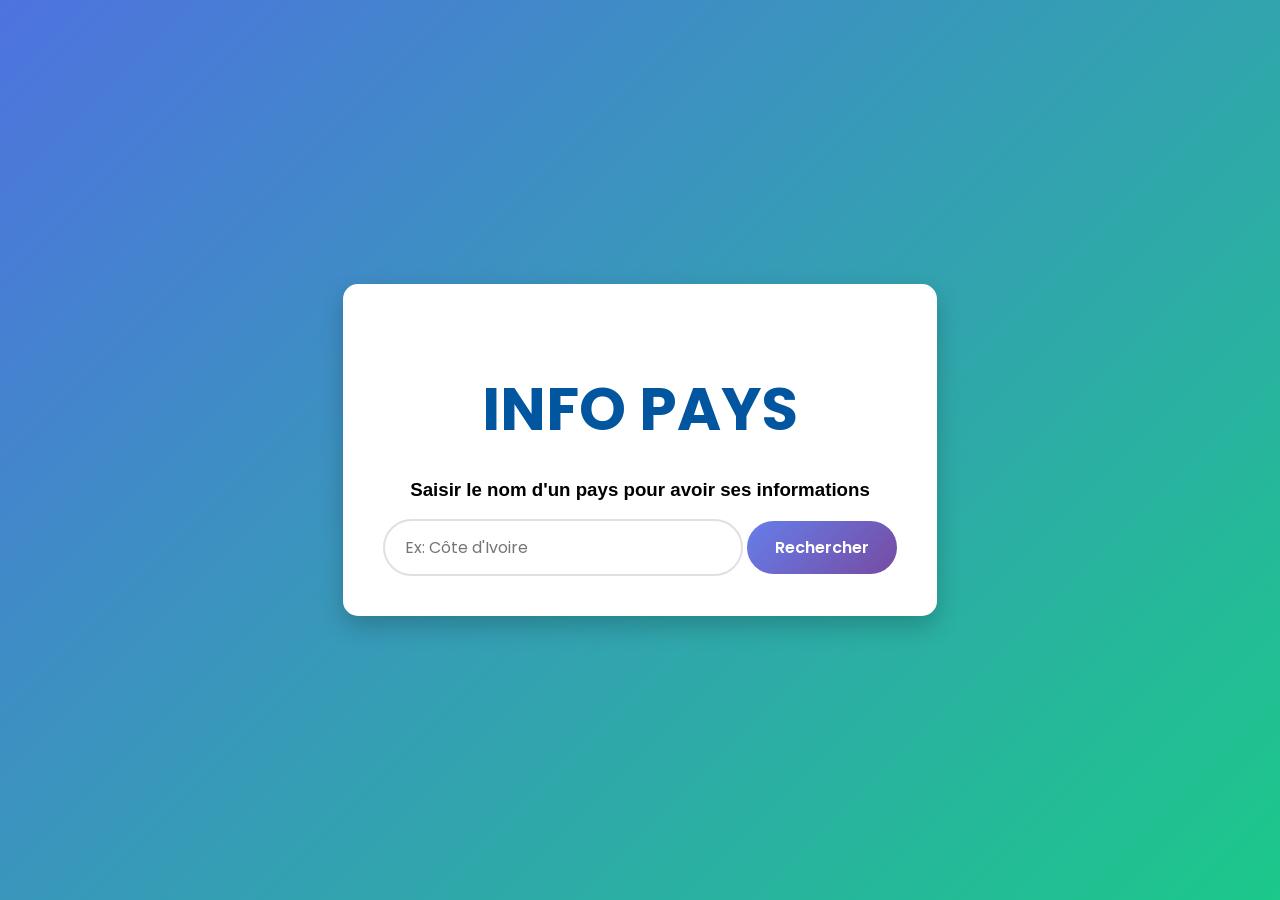
<file: API web/index.html>
<!DOCTYPE html>
<html lang="fr">
<head>
<meta charset="UTF-8">
<title>INFO PAYS</title>

<link href="https://fonts.googleapis.com/css2?family=Poppins:wght@600&display=swap" rel="stylesheet">
<link rel="stylesheet" href="style.css">

</head>
<body>

<div class="container">
    <h1>INFO PAYS</h1>
    <h3>Saisir le nom d'un pays pour avoir ses informations</h3>

    <input type="text" id="pays" placeholder="Ex: Côte d'Ivoire">
    <button onclick="chercher()">Rechercher</button>

    <div id="resultat"></div>
</div>

<script src="script.js"></script>

</body>
</html>
</file>
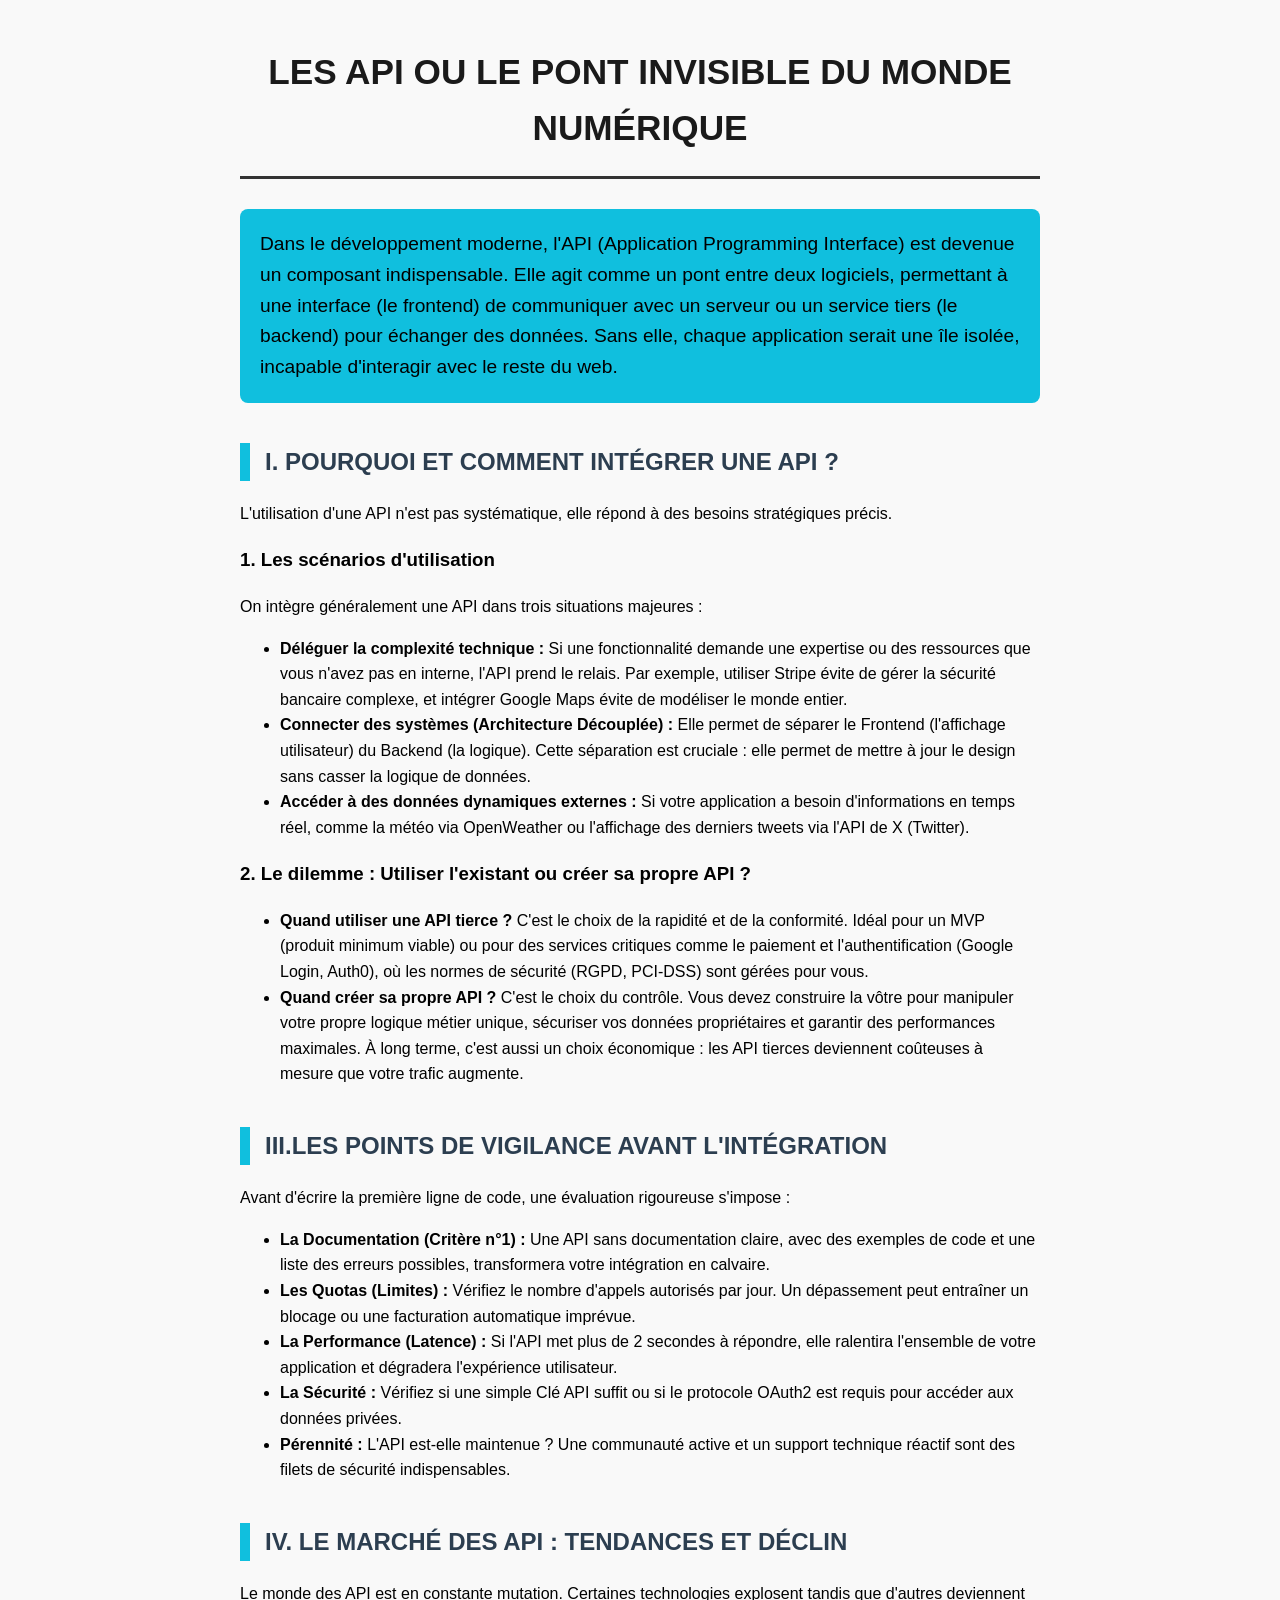
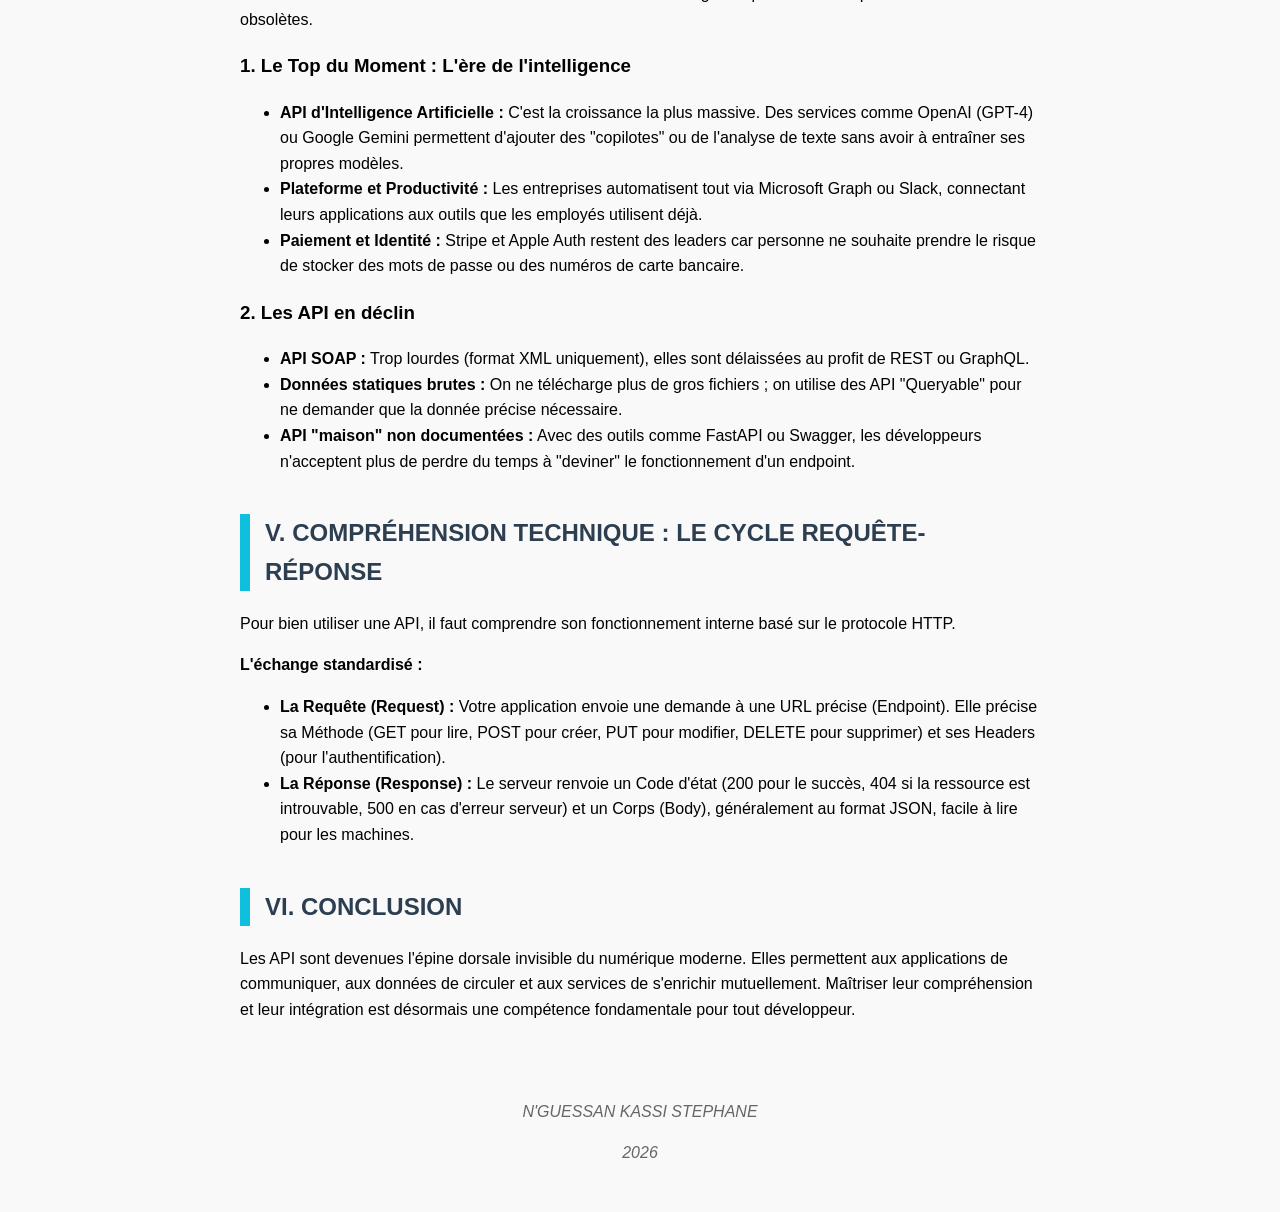
<file: API/index.html>
<!DOCTYPE html>
<html lang="fr">
<head>
    <meta charset="UTF-8">
    <meta name="viewport" content="width=device-width, initial-scale=1.0">
    <link rel="stylesheet" href="style.css">
    <title>Comprendre les API - Le Pont Invisible du Numérique</title>
</head>
<body>
    <h1> LES API OU  LE PONT INVISIBLE DU MONDE NUMÉRIQUE</h1>
    
    <p class="intro">
        Dans le développement moderne, l'API (Application Programming Interface) est devenue un composant indispensable. 
        Elle agit comme un pont entre deux logiciels, permettant à une interface (le frontend) de communiquer avec 
        un serveur ou un service tiers (le backend) pour échanger des données. Sans elle, chaque application serait 
        une île isolée, incapable d'interagir avec le reste du web.
    </p>

    <h2>I. POURQUOI ET COMMENT INTÉGRER UNE API ?</h2>
    <p>
        L'utilisation d'une API n'est pas systématique, elle répond à des besoins stratégiques précis.
    </p>

    <h3>1. Les scénarios d'utilisation</h3>
    <p>On intègre généralement une API dans trois situations majeures :</p>
    <ul>
        <li><strong>Déléguer la complexité technique :</strong> Si une fonctionnalité demande une expertise ou des ressources que vous n'avez pas en interne, l'API prend le relais. Par exemple, utiliser Stripe évite de gérer la sécurité bancaire complexe, et intégrer Google Maps évite de modéliser le monde entier.</li>
        <li><strong>Connecter des systèmes (Architecture Découplée) :</strong> Elle permet de séparer le Frontend (l'affichage utilisateur) du Backend (la logique). Cette séparation est cruciale : elle permet de mettre à jour le design sans casser la logique de données.</li>
        <li><strong>Accéder à des données dynamiques externes :</strong> Si votre application a besoin d'informations en temps réel, comme la météo via OpenWeather ou l'affichage des derniers tweets via l'API de X (Twitter).</li>
    </ul>

    <h3>2. Le dilemme : Utiliser l'existant ou créer sa propre API ?</h3>
    <ul>
        <li><strong>Quand utiliser une API tierce ?</strong> C'est le choix de la rapidité et de la conformité. Idéal pour un MVP (produit minimum viable) ou pour des services critiques comme le paiement et l'authentification (Google Login, Auth0), où les normes de sécurité (RGPD, PCI-DSS) sont gérées pour vous.</li>
        <li><strong>Quand créer sa propre API ?</strong> C'est le choix du contrôle. Vous devez construire la vôtre pour manipuler votre propre logique métier unique, sécuriser vos données propriétaires et garantir des performances maximales. À long terme, c'est aussi un choix économique : les API tierces deviennent coûteuses à mesure que votre trafic augmente.</li>
    </ul>

    <h2>III.LES POINTS DE VIGILANCE AVANT L'INTÉGRATION</h2>
    <p>Avant d'écrire la première ligne de code, une évaluation rigoureuse s'impose :</p>
    <ul>
        <li><strong>La Documentation (Critère n°1) :</strong> Une API sans documentation claire, avec des exemples de code et une liste des erreurs possibles, transformera votre intégration en calvaire.</li>
        <li><strong>Les Quotas (Limites) :</strong> Vérifiez le nombre d'appels autorisés par jour. Un dépassement peut entraîner un blocage ou une facturation automatique imprévue.</li>
        <li><strong>La Performance (Latence) :</strong> Si l'API met plus de 2 secondes à répondre, elle ralentira l'ensemble de votre application et dégradera l'expérience utilisateur.</li>
        <li><strong>La Sécurité :</strong> Vérifiez si une simple Clé API suffit ou si le protocole OAuth2 est requis pour accéder aux données privées.</li>
        <li><strong>Pérennité :</strong> L'API est-elle maintenue ? Une communauté active et un support technique réactif sont des filets de sécurité indispensables.</li>
    </ul>

    <h2>IV. LE MARCHÉ DES API : TENDANCES ET DÉCLIN</h2>
    <p>Le monde des API est en constante mutation. Certaines technologies explosent tandis que d'autres deviennent obsolètes.</p>

    <h3>1. Le Top du Moment : L'ère de l'intelligence</h3>
    <ul>
        <li><strong>API d'Intelligence Artificielle :</strong> C'est la croissance la plus massive. Des services comme OpenAI (GPT-4) ou Google Gemini permettent d'ajouter des "copilotes" ou de l'analyse de texte sans avoir à entraîner ses propres modèles.</li>
        <li><strong>Plateforme et Productivité :</strong> Les entreprises automatisent tout via Microsoft Graph ou Slack, connectant leurs applications aux outils que les employés utilisent déjà.</li>
        <li><strong>Paiement et Identité :</strong> Stripe et Apple Auth restent des leaders car personne ne souhaite prendre le risque de stocker des mots de passe ou des numéros de carte bancaire.</li>
    </ul>

    <h3>2. Les API en déclin</h3>
    <ul>
        <li><strong>API SOAP :</strong> Trop lourdes (format XML uniquement), elles sont délaissées au profit de REST ou GraphQL.</li>
        <li><strong>Données statiques brutes :</strong> On ne télécharge plus de gros fichiers ; on utilise des API "Queryable" pour ne demander que la donnée précise nécessaire.</li>
        <li><strong>API "maison" non documentées :</strong> Avec des outils comme FastAPI ou Swagger, les développeurs n'acceptent plus de perdre du temps à "deviner" le fonctionnement d'un endpoint.</li>
    </ul>

    <h2>V. COMPRÉHENSION TECHNIQUE : LE CYCLE REQUÊTE-RÉPONSE</h2>
    <p>Pour bien utiliser une API, il faut comprendre son fonctionnement interne basé sur le protocole HTTP.</p>
    <p><strong>L'échange standardisé :</strong></p>
    <ul>
        <li><strong>La Requête (Request) :</strong> Votre application envoie une demande à une URL précise (Endpoint). Elle précise sa Méthode (GET pour lire, POST pour créer, PUT pour modifier, DELETE pour supprimer) et ses Headers (pour l'authentification).</li>
        <li><strong>La Réponse (Response) :</strong> Le serveur renvoie un Code d'état (200 pour le succès, 404 si la ressource est introuvable, 500 en cas d'erreur serveur) et un Corps (Body), généralement au format JSON, facile à lire pour les machines.</li>
    </ul>

    

    <h2>VI. CONCLUSION</h2>
    <p>
        Les API sont devenues l'épine dorsale invisible du numérique moderne. Elles permettent aux applications 
        de communiquer, aux données de circuler et aux services de s'enrichir mutuellement. Maîtriser leur 
        compréhension et leur intégration est désormais une compétence fondamentale pour tout développeur.
    </p>

    <footer>
        <p>N'GUESSAN KASSI STEPHANE</p>
        <p>2026</p>
    </footer>
</body>
</html>
</file>
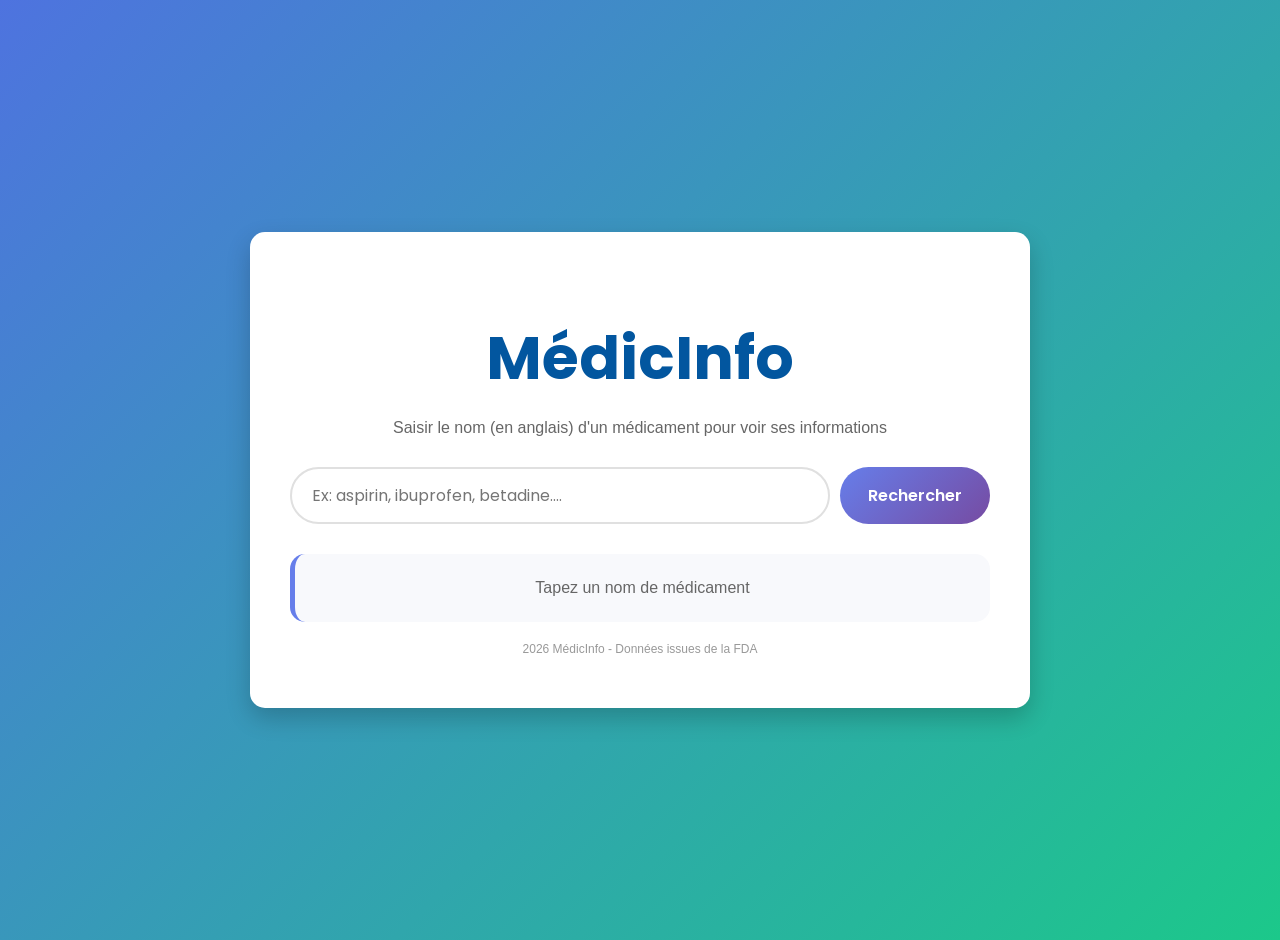
<file: App Sante/index.html>
<!DOCTYPE html>
<html lang="fr">
<head>
    <meta charset="UTF-8">
    <title> MédicInfo</title>
    <link href="https://fonts.googleapis.com/css2?family=Poppins:wght@600&display=swap" rel="stylesheet">
    <link rel="stylesheet" href="style.css">
</head>
<body>
    <div class="container">
        <h1> MédicInfo</h1>
        <h3>Saisir le nom (en anglais) d'un médicament pour voir ses informations</h3>
        
        <div class="search-box">
            <input type="text" id="medicament" placeholder="Ex: aspirin, ibuprofen, betadine....">
            <button onclick="chercher()">Rechercher</button>
        </div>

        <div id="resultat">
            <div class="card" style="text-align:center; color:#666;">
                 Tapez un nom de médicament
            </div>
        </div>
        
        <div class="footer">
            
            <p> 2026 MédicInfo - Données issues de la FDA</p>

        </div>
    </div>

    <script src="script.js"></script>
</body>
</html>
</file>
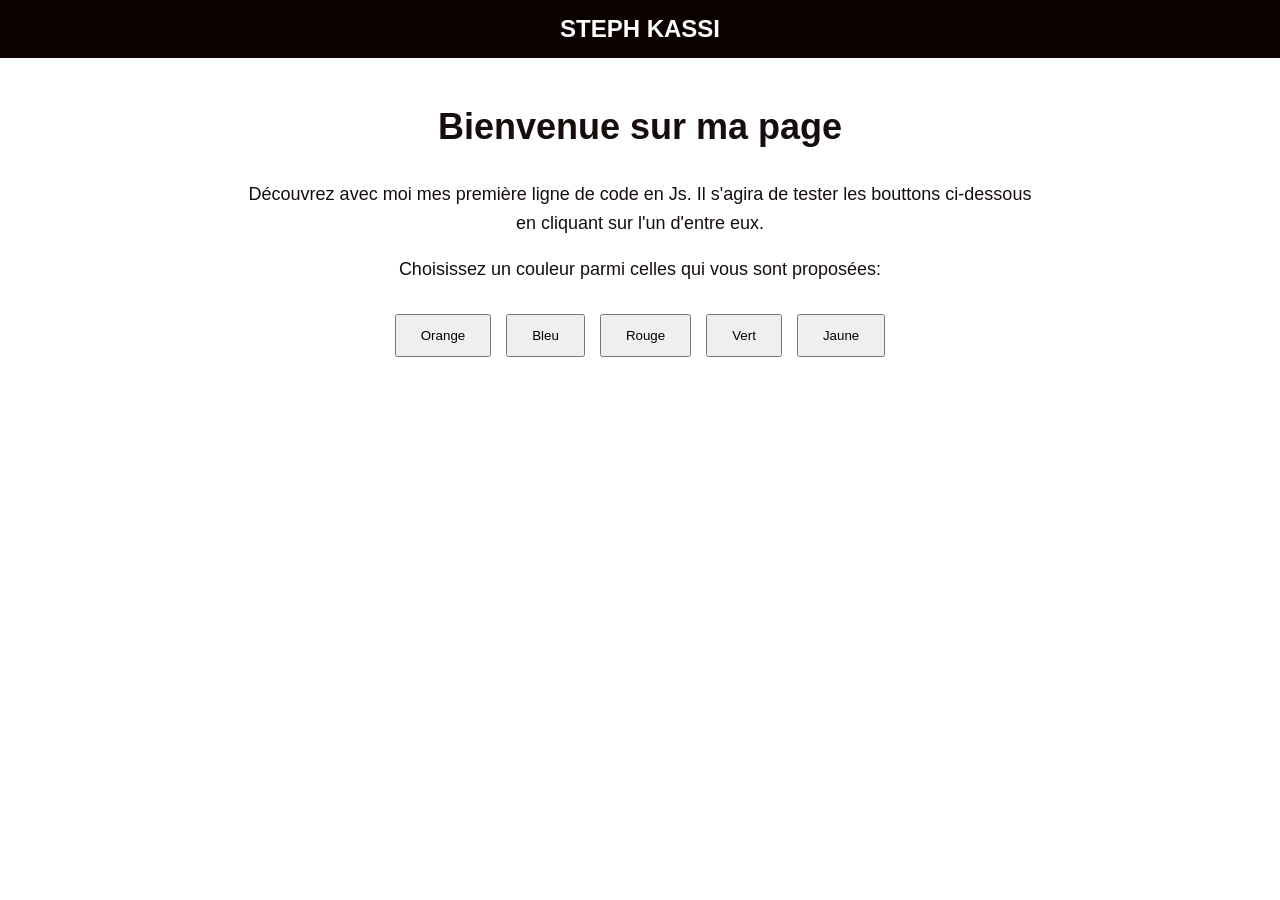
<file: DOM 01/index.html>
<!DOCTYPE html>
<html lang="fr">
<head>
    <meta charset="UTF-8">
    <meta name="viewport" content="width=device-width, initial-scale=1.0">
    <link rel="stylesheet" href="style.css">
    <title>DOM du 24</title>
</head>
<body>
    
    <header class="header">
        STEPH KASSI 
    </header>

    <main class="contenu">
        <div class="main-text">
            <h1>Bienvenue sur ma page</h1>
            <p>
                Découvrez avec moi mes première ligne de code en Js.
                Il s'agira de tester les bouttons ci-dessous en cliquant sur l'un d'entre eux. 
            </p>
            <p>
                Choisissez un couleur parmi celles qui vous sont proposées:
            </p>
        </div>

        <div class="zone-boutton">
            <button class="btn-orange">Orange</button>
            <button class="btn-bleu">Bleu</button>
            <button class="btn-rouge">Rouge</button>
            <button class="btn-vert">Vert</button>
            <button class="btn-jaune">Jaune</button>
        </div>

        <!-- Zone pour le message (en bas des boutons) -->
        <div id="message-confirmation" class="message-box">
        </div>
    </main>

    <script src="script.js"></script>
</body>
</html>
</file>
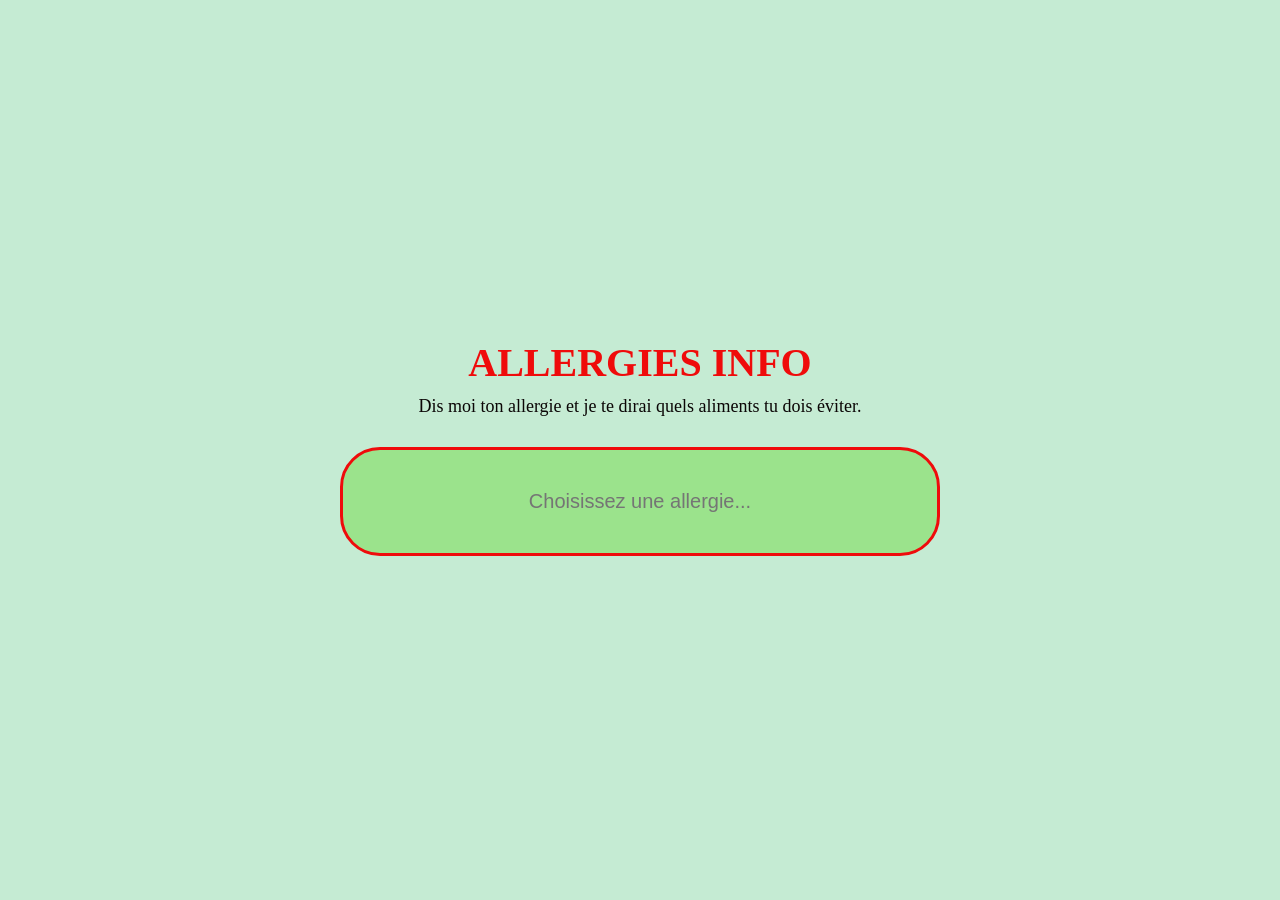
<file: DOM 2/index.html>
<!DOCTYPE html>
<html lang="fr">
<head>
    <meta charset="UTF-8">
    <meta name="viewport" content="width=device-width, initial-scale=1.0">
    <title>Allergies Info</title>
    <link rel="stylesheet" href="style.css">
</head>
<body>
    <header>
        <h1>ALLERGIES INFO</h1>
        <p>Dis moi ton allergie et je te dirai quels aliments tu dois éviter.</p>
    </header>

    <main>
        
        <div class="search-container">
            <input type="text" id="searchBar" placeholder="Choisissez une allergie..." readonly>
        </div>

        <ul id="allergiesList"></ul>

        <div id="result"></div>
    </main>

    <script src="script.js"></script>
</body>
</html>
</file>
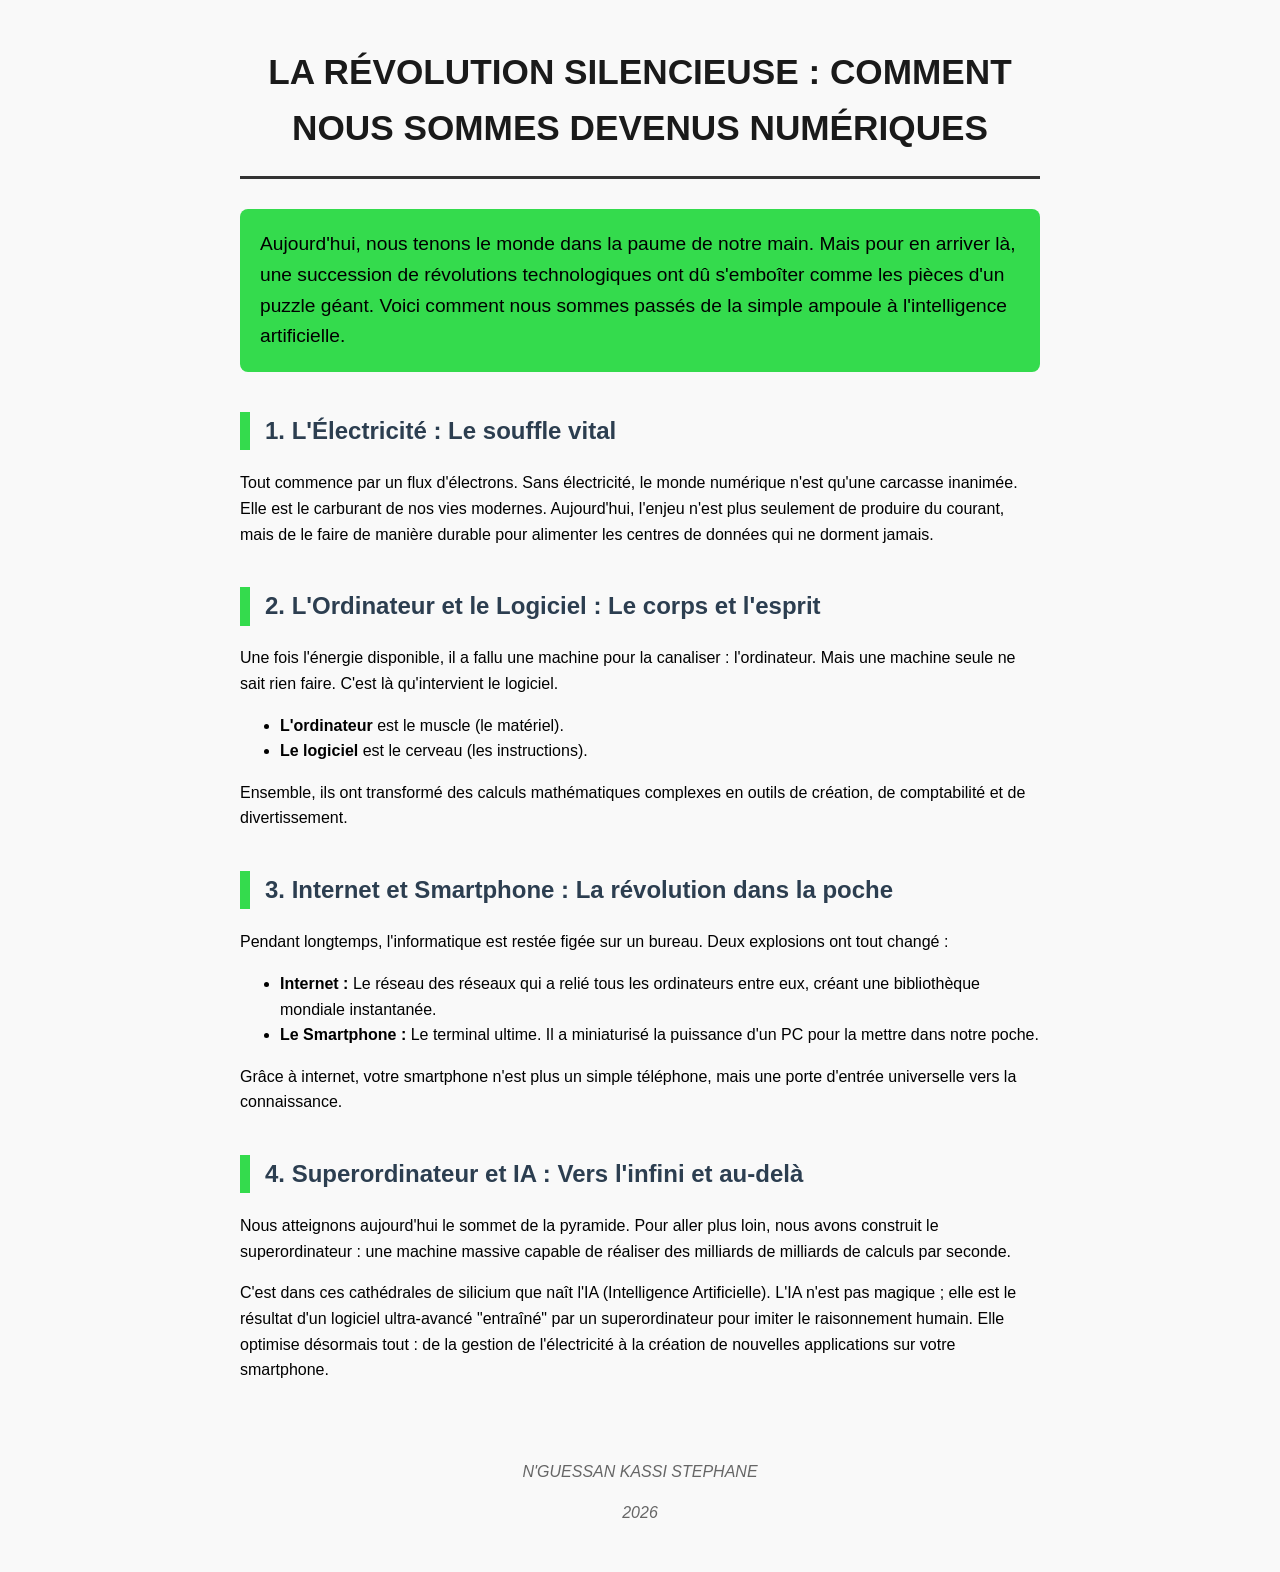
<file: electricité, ordinateur , logitie, internet , smartphone, ia , super ordinateur/index.html>
<!DOCTYPE html>
<html lang="fr">
<head>
    <meta charset="UTF-8">
    <meta name="viewport" content="width=device-width, initial-scale=1.0">
    <link rel="stylesheet" href="style.css">
    <title>Veille du 24</title>
  
</head>
<body>
    <h1>LA RÉVOLUTION SILENCIEUSE : COMMENT NOUS SOMMES DEVENUS NUMÉRIQUES</h1>
    
    <p class="intro">Aujourd'hui, nous tenons le monde dans la paume de notre main. Mais pour en arriver là, une succession de révolutions technologiques ont dû s'emboîter comme les pièces d'un puzzle géant. Voici comment nous sommes passés de la simple ampoule à l'intelligence artificielle.</p>

    <h2>1. L'Électricité : Le souffle vital</h2>
    <p>Tout commence par un flux d'électrons. Sans électricité, le monde numérique n'est qu'une carcasse inanimée. Elle est le carburant de nos vies modernes. Aujourd'hui, l'enjeu n'est plus seulement de produire du courant, mais de le faire de manière durable pour alimenter les centres de données qui ne dorment jamais.</p>
    <h2>2. L'Ordinateur et le Logiciel : Le corps et l'esprit</h2>
    <p>Une fois l'énergie disponible, il a fallu une machine pour la canaliser : l'ordinateur. Mais une machine seule ne sait rien faire. C'est là qu'intervient le logiciel.</p>
    <ul>
        <li><strong>L'ordinateur</strong> est le muscle (le matériel).</li>
        <li><strong>Le logiciel</strong> est le cerveau (les instructions).</li>
    </ul>
    <p>Ensemble, ils ont transformé des calculs mathématiques complexes en outils de création, de comptabilité et de divertissement.</p>

    <h2>3. Internet et Smartphone : La révolution dans la poche</h2>
    <p>Pendant longtemps, l'informatique est restée figée sur un bureau. Deux explosions ont tout changé :</p>
    <ul>
        <li><strong>Internet :</strong> Le réseau des réseaux qui a relié tous les ordinateurs entre eux, créant une bibliothèque mondiale instantanée.</li>
        <li><strong>Le Smartphone :</strong> Le terminal ultime. Il a miniaturisé la puissance d'un PC pour la mettre dans notre poche.</li>
    </ul>
    <p>Grâce à internet, votre smartphone n'est plus un simple téléphone, mais une porte d'entrée universelle vers la connaissance.</p>

    <h2>4. Superordinateur et IA : Vers l'infini et au-delà</h2>
    <p>Nous atteignons aujourd'hui le sommet de la pyramide. Pour aller plus loin, nous avons construit le superordinateur : une machine massive capable de réaliser des milliards de milliards de calculs par seconde.</p>
    <p>C'est dans ces cathédrales de silicium que naît l'IA (Intelligence Artificielle). L'IA n'est pas magique ; elle est le résultat d'un logiciel ultra-avancé "entraîné" par un superordinateur pour imiter le raisonnement humain. Elle optimise désormais tout : de la gestion de l'électricité à la création de nouvelles applications sur votre smartphone.</p>

    
    <footer>
        <p>N'GUESSAN KASSI STEPHANE </p>
        <p> 2026 </p>

    </footer>
</body>
</html>
</file>
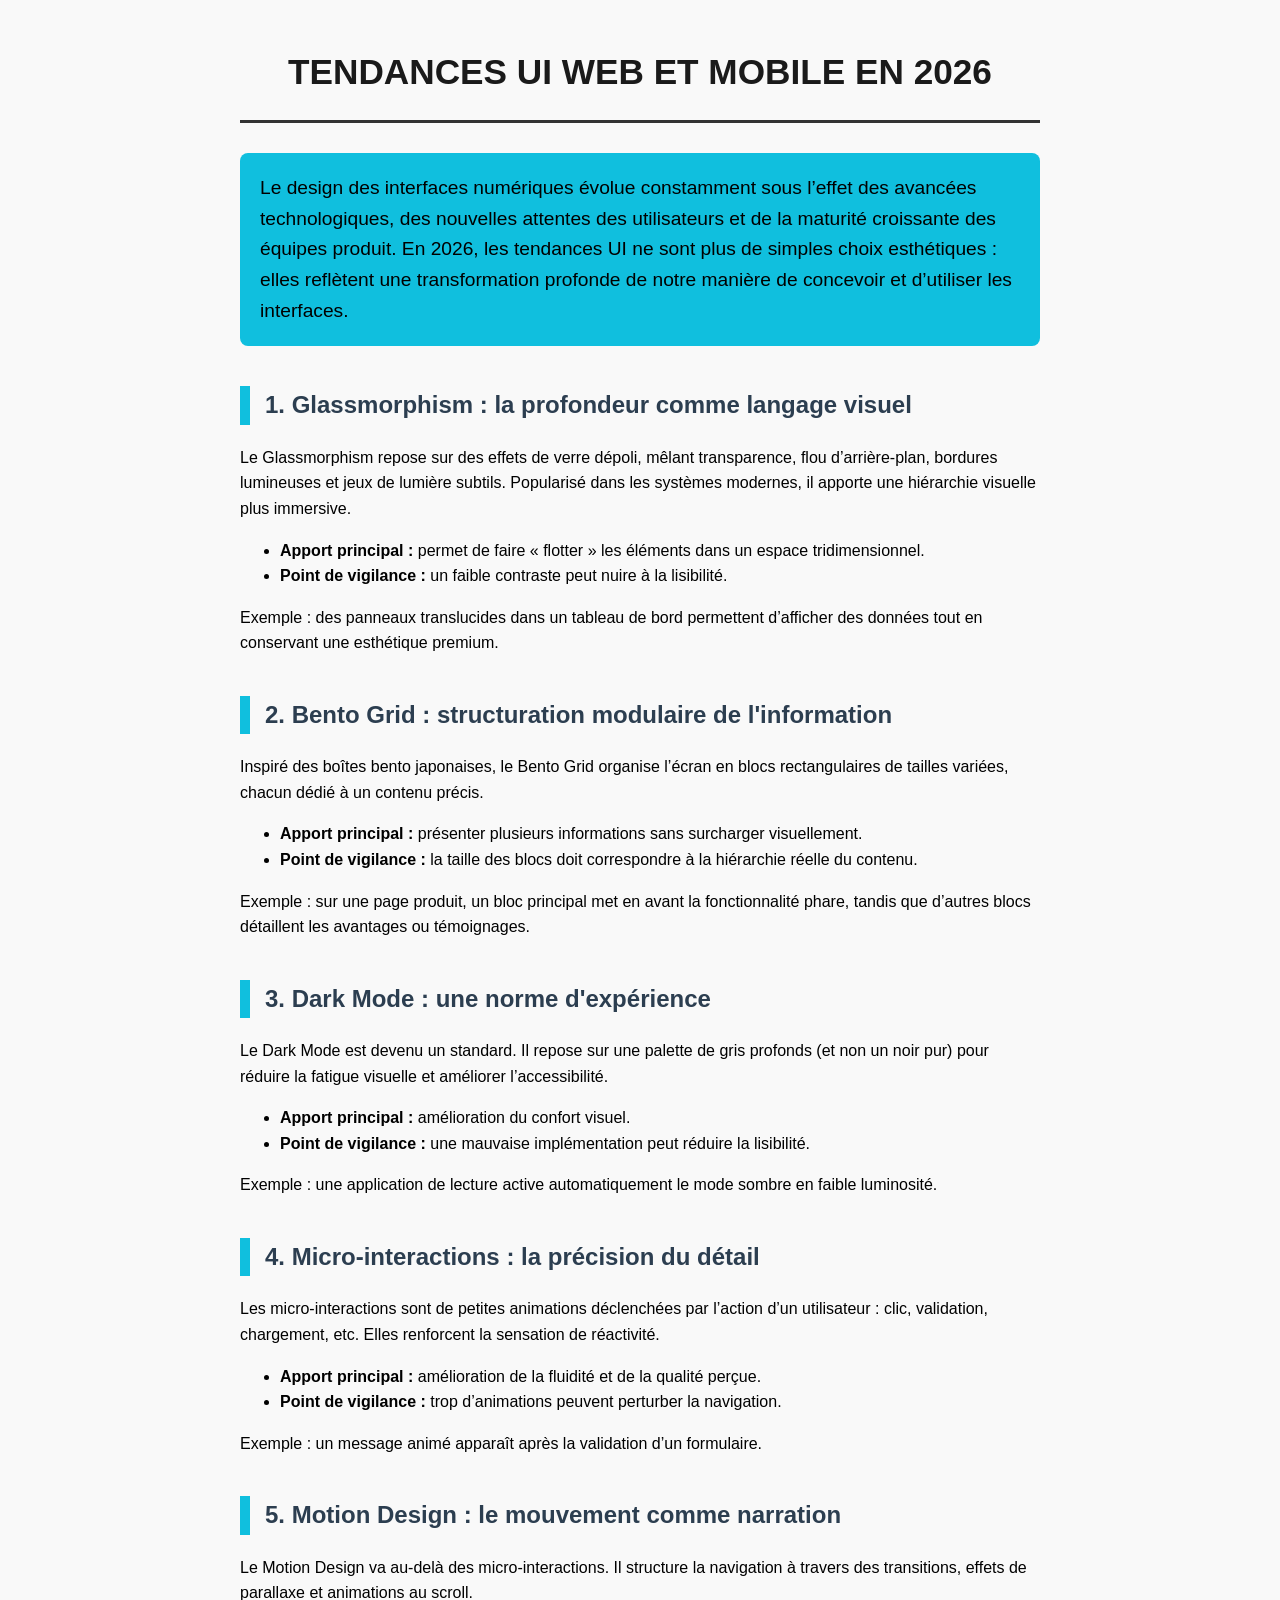
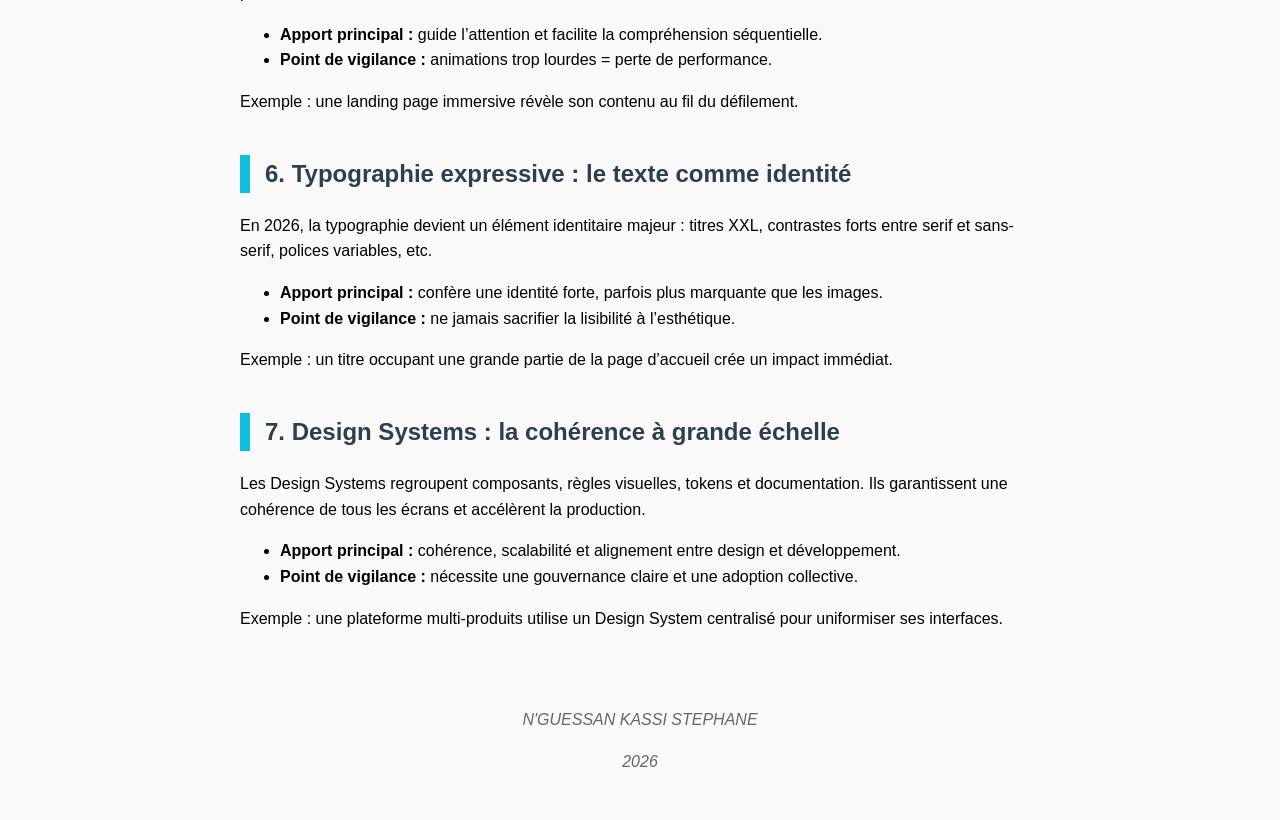
<file: UI/index.html>
<!DOCTYPE html>
<html lang="fr">
<head>
    <meta charset="UTF-8">
    <meta name="viewport" content="width=device-width, initial-scale=1.0">
    <link rel="stylesheet" href="style.css">
    <title>Veille du 24</title>
</head>

<body>
    <h1>TENDANCES UI WEB ET MOBILE EN 2026</h1>

    <p class="intro">
        Le design des interfaces numériques évolue constamment sous l’effet des avancées technologiques, 
        des nouvelles attentes des utilisateurs et de la maturité croissante des équipes produit. 
        En 2026, les tendances UI ne sont plus de simples choix esthétiques : elles reflètent une 
        transformation profonde de notre manière de concevoir et d’utiliser les interfaces.
    </p>

    <h2>1. Glassmorphism : la profondeur comme langage visuel</h2>
    <p>
        Le Glassmorphism repose sur des effets de verre dépoli, mêlant transparence, flou d’arrière-plan, 
        bordures lumineuses et jeux de lumière subtils. Popularisé dans les systèmes modernes, 
        il apporte une hiérarchie visuelle plus immersive.
    </p>
    <ul>
        <li><strong>Apport principal :</strong> permet de faire « flotter » les éléments dans un espace tridimensionnel.</li>
        <li><strong>Point de vigilance :</strong> un faible contraste peut nuire à la lisibilité.</li>
    </ul>
    <p>
        Exemple : des panneaux translucides dans un tableau de bord permettent d’afficher des données 
        tout en conservant une esthétique premium.
    </p>

    <h2>2. Bento Grid : structuration modulaire de l'information</h2>
    <p>
        Inspiré des boîtes bento japonaises, le Bento Grid organise l’écran en blocs rectangulaires de tailles 
        variées, chacun dédié à un contenu précis.
    </p>
    <ul>
        <li><strong>Apport principal :</strong> présenter plusieurs informations sans surcharger visuellement.</li>
        <li><strong>Point de vigilance :</strong> la taille des blocs doit correspondre à la hiérarchie réelle du contenu.</li>
    </ul>
    <p>
        Exemple : sur une page produit, un bloc principal met en avant la fonctionnalité phare, tandis que 
        d’autres blocs détaillent les avantages ou témoignages.
    </p>

    <h2>3. Dark Mode : une norme d'expérience</h2>
    <p>
        Le Dark Mode est devenu un standard. Il repose sur une palette de gris profonds (et non un noir pur) 
        pour réduire la fatigue visuelle et améliorer l’accessibilité.
    </p>
    <ul>
        <li><strong>Apport principal :</strong> amélioration du confort visuel.</li>
        <li><strong>Point de vigilance :</strong> une mauvaise implémentation peut réduire la lisibilité.</li>
    </ul>
    <p>
        Exemple : une application de lecture active automatiquement le mode sombre en faible luminosité.
    </p>

    <h2>4. Micro-interactions : la précision du détail</h2>
    <p>
        Les micro-interactions sont de petites animations déclenchées par l’action d’un utilisateur : clic, 
        validation, chargement, etc. Elles renforcent la sensation de réactivité.
    </p>
    <ul>
        <li><strong>Apport principal :</strong> amélioration de la fluidité et de la qualité perçue.</li>
        <li><strong>Point de vigilance :</strong> trop d’animations peuvent perturber la navigation.</li>
    </ul>
    <p>
        Exemple : un message animé apparaît après la validation d’un formulaire.
    </p>

    <h2>5. Motion Design : le mouvement comme narration</h2>
    <p>
        Le Motion Design va au-delà des micro-interactions. Il structure la navigation à travers des transitions, 
        effets de parallaxe et animations au scroll.
    </p>
    <ul>
        <li><strong>Apport principal :</strong> guide l’attention et facilite la compréhension séquentielle.</li>
        <li><strong>Point de vigilance :</strong> animations trop lourdes = perte de performance.</li>
    </ul>
    <p>
        Exemple : une landing page immersive révèle son contenu au fil du défilement.
    </p>

    <h2>6. Typographie expressive : le texte comme identité</h2>
    <p>
        En 2026, la typographie devient un élément identitaire majeur : titres XXL, contrastes forts entre 
        serif et sans-serif, polices variables, etc.
    </p>
    <ul>
        <li><strong>Apport principal :</strong> confère une identité forte, parfois plus marquante que les images.</li>
        <li><strong>Point de vigilance :</strong> ne jamais sacrifier la lisibilité à l’esthétique.</li>
    </ul>
    <p>
        Exemple : un titre occupant une grande partie de la page d’accueil crée un impact immédiat.
    </p>

    <h2>7. Design Systems : la cohérence à grande échelle</h2>
    <p>
        Les Design Systems regroupent composants, règles visuelles, tokens et documentation. Ils garantissent 
        une cohérence de tous les écrans et accélèrent la production.
    </p>
    <ul>
        <li><strong>Apport principal :</strong> cohérence, scalabilité et alignement entre design et développement.</li>
        <li><strong>Point de vigilance :</strong> nécessite une gouvernance claire et une adoption collective.</li>
    </ul>
    <p>
        Exemple : une plateforme multi-produits utilise un Design System centralisé pour uniformiser ses interfaces.
    </p>

    <footer>
        <p>N'GUESSAN KASSI STEPHANE</p>
        <p>2026</p>
    </footer>
</body>
</html>
</file>
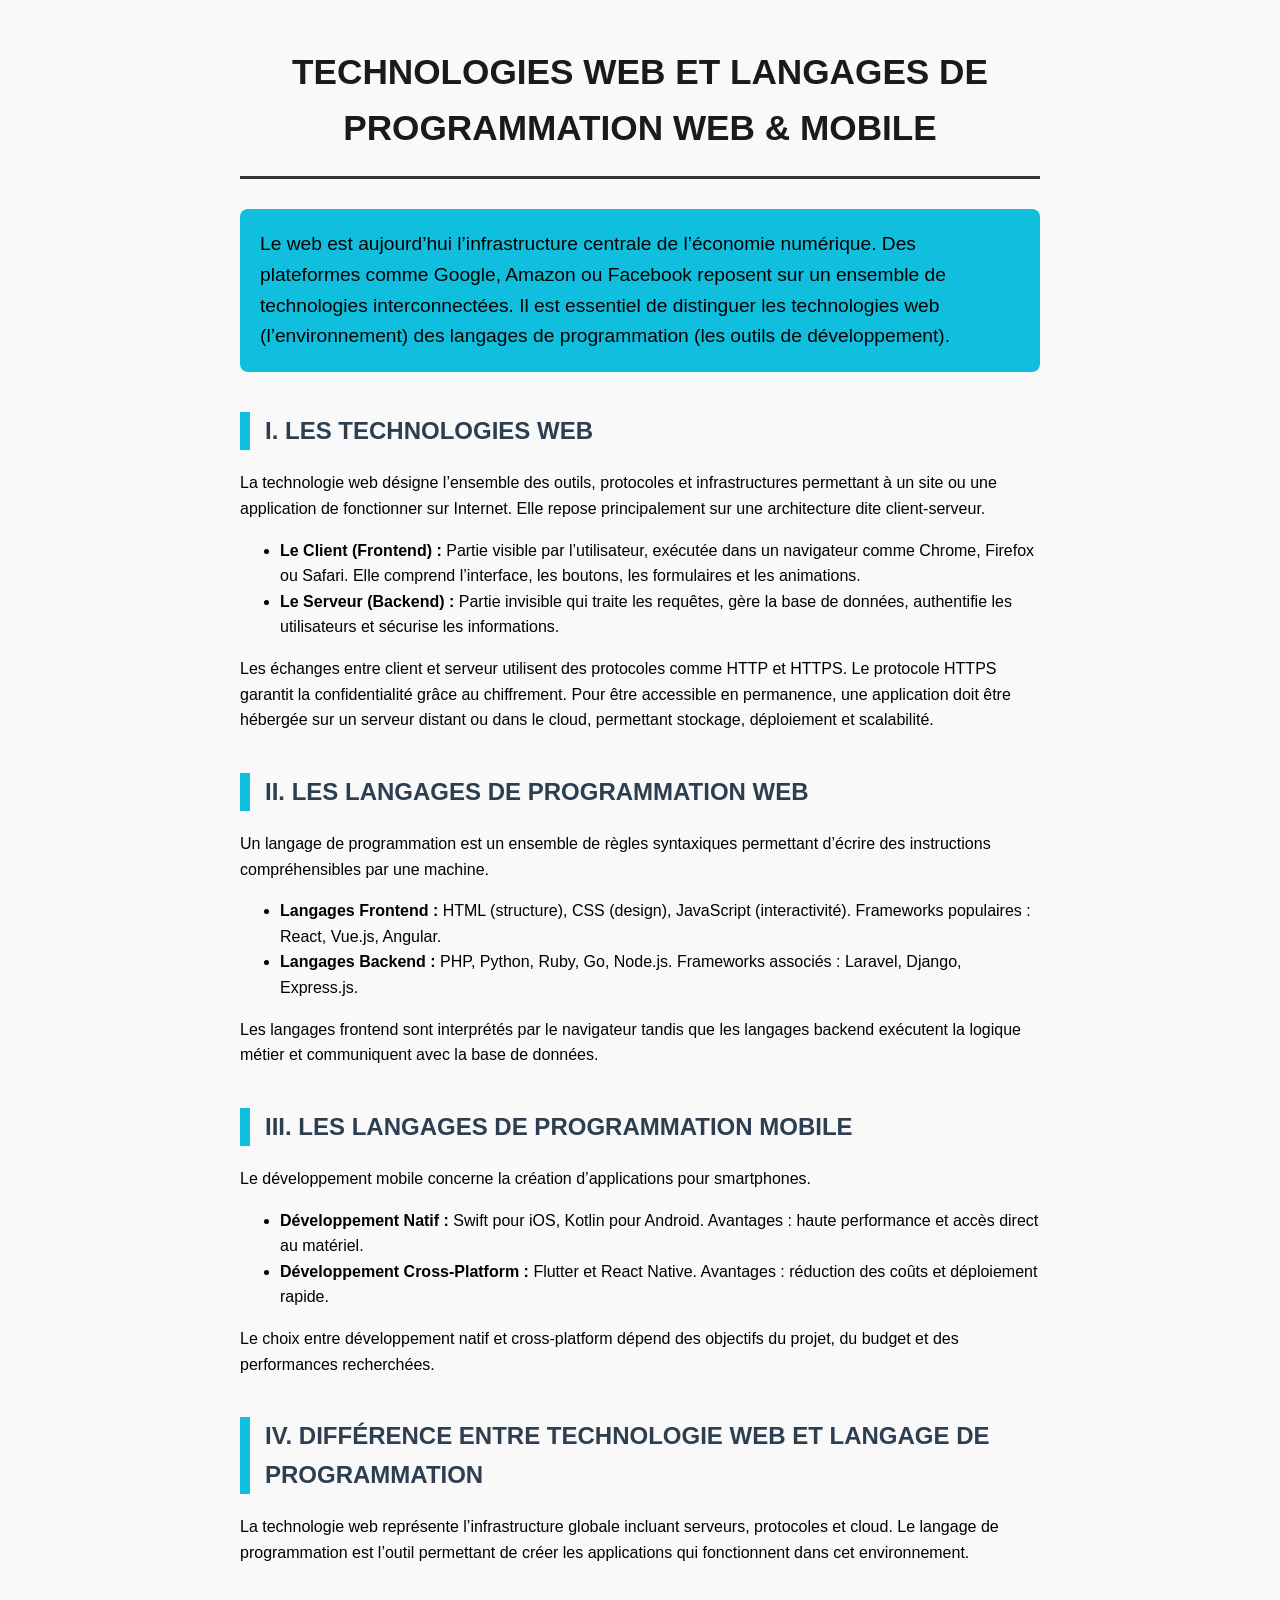
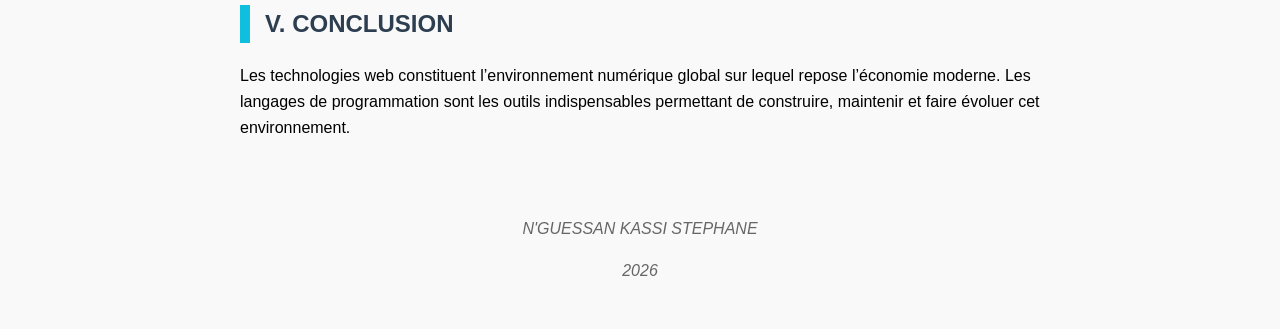
<file: veille 2/index.html>
<!DOCTYPE html>
<html lang="fr">
<head>
    <meta charset="UTF-8">
    <meta name="viewport" content="width=device-width, initial-scale=1.0">
    <link rel="stylesheet" href="style.css">
    <title>Technologies Web et Langages</title>
</head>
<body>
    <h1>TECHNOLOGIES WEB ET LANGAGES DE PROGRAMMATION WEB & MOBILE</h1>
    
    <p class="intro">
        Le web est aujourd’hui l’infrastructure centrale de l’économie numérique. 
        Des plateformes comme Google, Amazon ou Facebook reposent sur un ensemble 
        de technologies interconnectées. Il est essentiel de distinguer les 
        technologies web (l’environnement) des langages de programmation (les outils de développement).
    </p>

    <h2>I. LES TECHNOLOGIES WEB</h2>
    <p>
        La technologie web désigne l’ensemble des outils, protocoles et infrastructures 
        permettant à un site ou une application de fonctionner sur Internet. 
        Elle repose principalement sur une architecture dite client-serveur.
    </p>

    <ul>
        <li><strong>Le Client (Frontend) :</strong> Partie visible par l’utilisateur, exécutée dans un navigateur comme Chrome, Firefox ou Safari. Elle comprend l’interface, les boutons, les formulaires et les animations.</li>
        <li><strong>Le Serveur (Backend) :</strong> Partie invisible qui traite les requêtes, gère la base de données, authentifie les utilisateurs et sécurise les informations.</li>
    </ul>

    <p>
        Les échanges entre client et serveur utilisent des protocoles comme HTTP 
        et HTTPS. Le protocole HTTPS garantit la confidentialité grâce au chiffrement.
        Pour être accessible en permanence, une application doit être hébergée sur 
        un serveur distant ou dans le cloud, permettant stockage, déploiement 
        et scalabilité.
    </p>

    <h2>II. LES LANGAGES DE PROGRAMMATION WEB</h2>
    <p>
        Un langage de programmation est un ensemble de règles syntaxiques 
        permettant d’écrire des instructions compréhensibles par une machine.
    </p>

    <ul>
        <li><strong>Langages Frontend :</strong> HTML (structure), CSS (design), JavaScript (interactivité). Frameworks populaires : React, Vue.js, Angular.</li>
        <li><strong>Langages Backend :</strong> PHP, Python, Ruby, Go, Node.js. Frameworks associés : Laravel, Django, Express.js.</li>
    </ul>

    <p>
        Les langages frontend sont interprétés par le navigateur tandis que les 
        langages backend exécutent la logique métier et communiquent avec la base de données.
    </p>

    <h2>III. LES LANGAGES DE PROGRAMMATION MOBILE</h2>
    <p>
        Le développement mobile concerne la création d’applications pour smartphones.
    </p>

    <ul>
        <li><strong>Développement Natif :</strong> Swift pour iOS, Kotlin pour Android. Avantages : haute performance et accès direct au matériel.</li>
        <li><strong>Développement Cross-Platform :</strong> Flutter et React Native. Avantages : réduction des coûts et déploiement rapide.</li>
    </ul>

    <p>
        Le choix entre développement natif et cross-platform dépend des objectifs 
        du projet, du budget et des performances recherchées.
    </p>

    <h2>IV. DIFFÉRENCE ENTRE TECHNOLOGIE WEB ET LANGAGE DE PROGRAMMATION</h2>
    <p>
        La technologie web représente l’infrastructure globale incluant serveurs, 
        protocoles et cloud. Le langage de programmation est l’outil permettant 
        de créer les applications qui fonctionnent dans cet environnement.
    </p>

    <h2>V. CONCLUSION</h2>
    <p>
        Les technologies web constituent l’environnement numérique global sur lequel 
        repose l’économie moderne. Les langages de programmation sont les outils 
        indispensables permettant de construire, maintenir et faire évoluer 
        cet environnement.
    </p>

    <footer>
        <p>N'GUESSAN KASSI STEPHANE</p>
        <p>2026</p>
    </footer>
</body>
</html>
</file>
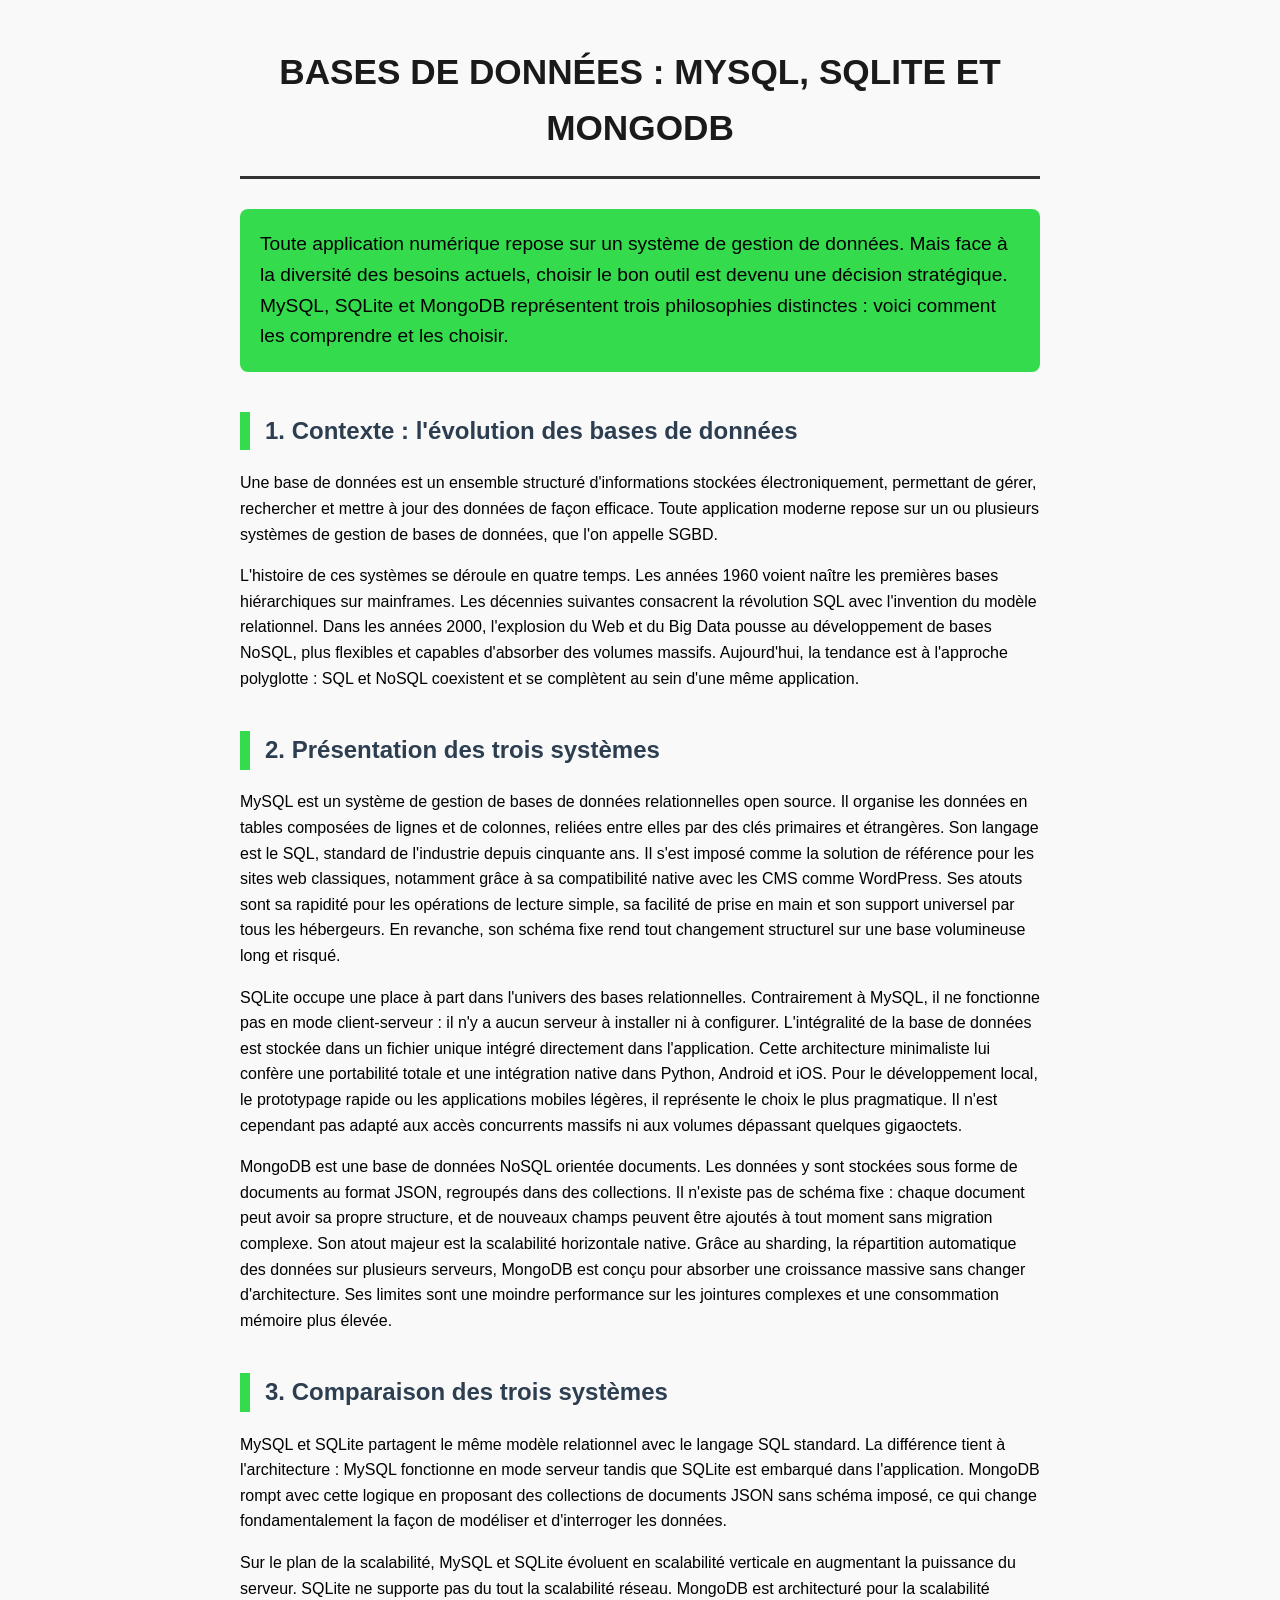
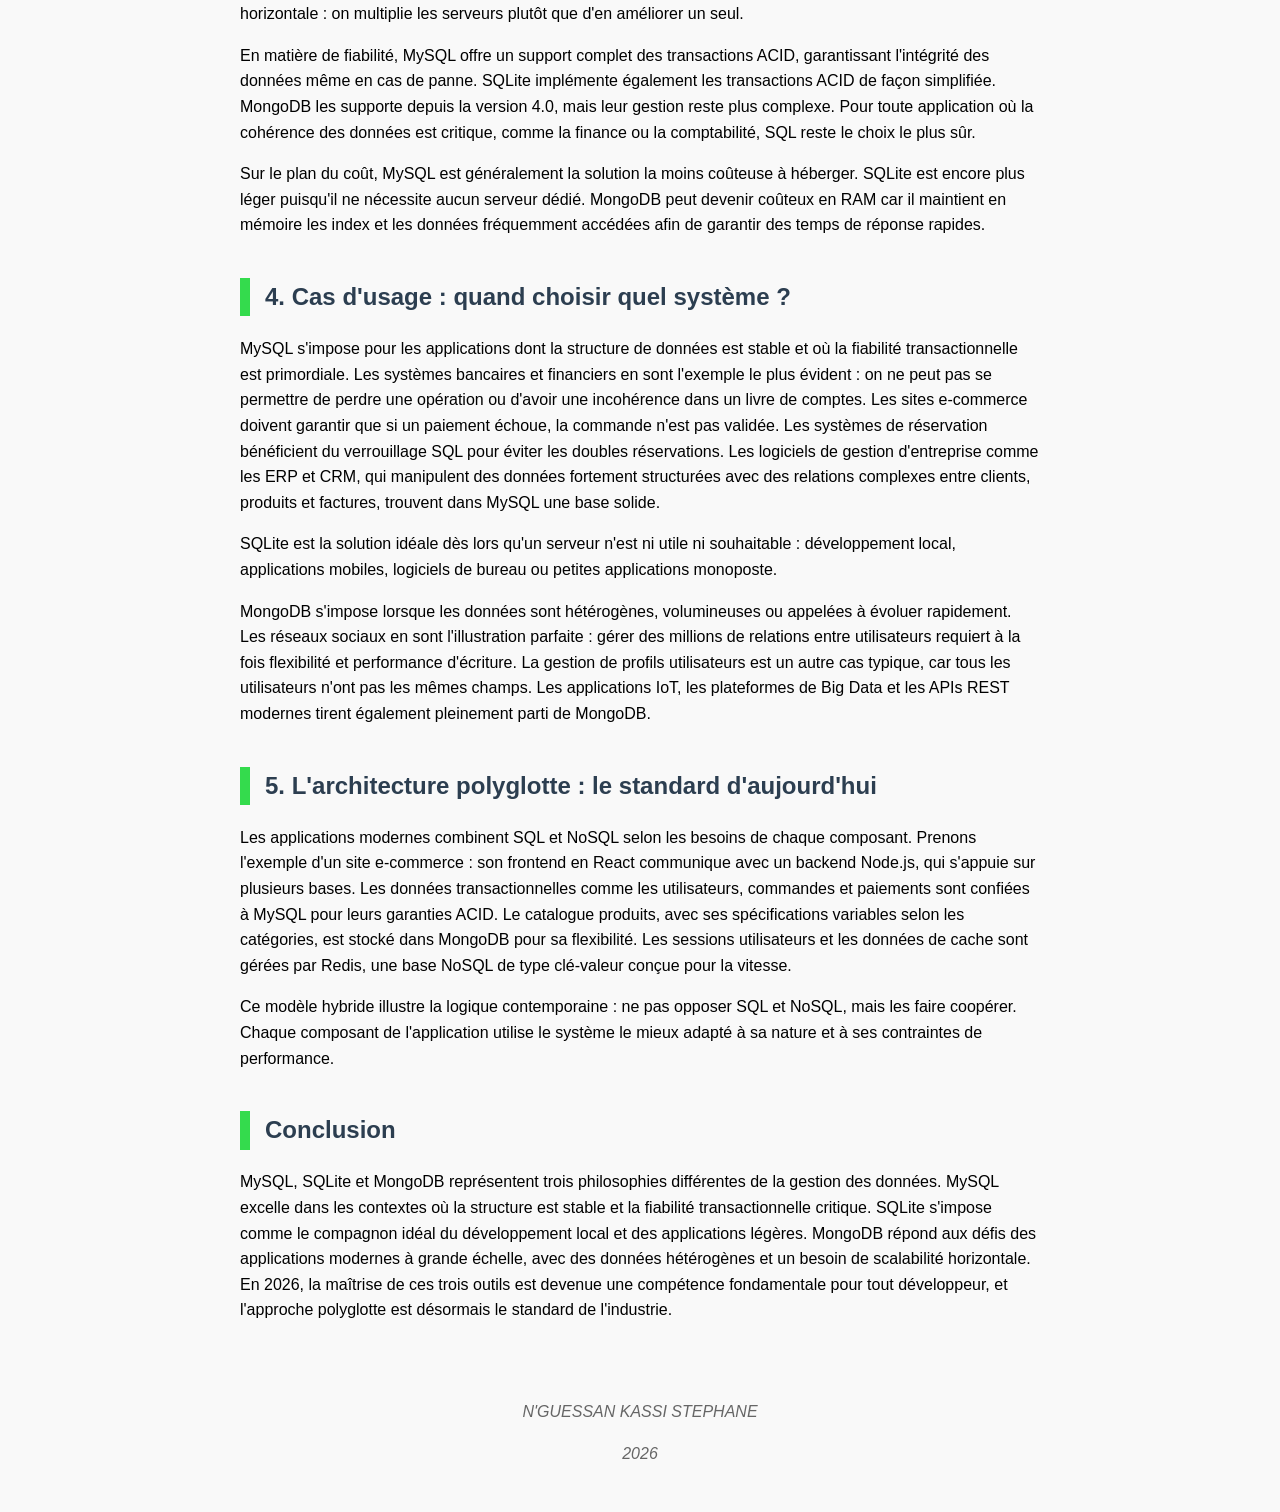
<file: veille Base de données/index.html>
<!DOCTYPE html>
<html lang="fr">
<head>
    <meta charset="UTF-8">
    <meta name="viewport" content="width=device-width, initial-scale=1.0">
    <link rel="stylesheet" href="style.css">
    <title>Veille du 24</title>
</head>
<body>
    <h1>BASES DE DONNÉES : MYSQL, SQLITE ET MONGODB</h1>

    <p class="intro">Toute application numérique repose sur un système de gestion de données. Mais face à la diversité des besoins actuels, choisir le bon outil est devenu une décision stratégique. MySQL, SQLite et MongoDB représentent trois philosophies distinctes : voici comment les comprendre et les choisir.</p>

    <h2>1. Contexte : l'évolution des bases de données</h2>
    <p>Une base de données est un ensemble structuré d'informations stockées électroniquement, permettant de gérer, rechercher et mettre à jour des données de façon efficace. Toute application moderne repose sur un ou plusieurs systèmes de gestion de bases de données, que l'on appelle SGBD.</p>
    <p>L'histoire de ces systèmes se déroule en quatre temps. Les années 1960 voient naître les premières bases hiérarchiques sur mainframes. Les décennies suivantes consacrent la révolution SQL avec l'invention du modèle relationnel. Dans les années 2000, l'explosion du Web et du Big Data pousse au développement de bases NoSQL, plus flexibles et capables d'absorber des volumes massifs. Aujourd'hui, la tendance est à l'approche polyglotte : SQL et NoSQL coexistent et se complètent au sein d'une même application.</p>

    <h2>2. Présentation des trois systèmes</h2>
    <p>MySQL est un système de gestion de bases de données relationnelles open source. Il organise les données en tables composées de lignes et de colonnes, reliées entre elles par des clés primaires et étrangères. Son langage est le SQL, standard de l'industrie depuis cinquante ans. Il s'est imposé comme la solution de référence pour les sites web classiques, notamment grâce à sa compatibilité native avec les CMS comme WordPress. Ses atouts sont sa rapidité pour les opérations de lecture simple, sa facilité de prise en main et son support universel par tous les hébergeurs. En revanche, son schéma fixe rend tout changement structurel sur une base volumineuse long et risqué.</p>
    <p>SQLite occupe une place à part dans l'univers des bases relationnelles. Contrairement à MySQL, il ne fonctionne pas en mode client-serveur : il n'y a aucun serveur à installer ni à configurer. L'intégralité de la base de données est stockée dans un fichier unique intégré directement dans l'application. Cette architecture minimaliste lui confère une portabilité totale et une intégration native dans Python, Android et iOS. Pour le développement local, le prototypage rapide ou les applications mobiles légères, il représente le choix le plus pragmatique. Il n'est cependant pas adapté aux accès concurrents massifs ni aux volumes dépassant quelques gigaoctets.</p>
    <p>MongoDB est une base de données NoSQL orientée documents. Les données y sont stockées sous forme de documents au format JSON, regroupés dans des collections. Il n'existe pas de schéma fixe : chaque document peut avoir sa propre structure, et de nouveaux champs peuvent être ajoutés à tout moment sans migration complexe. Son atout majeur est la scalabilité horizontale native. Grâce au sharding, la répartition automatique des données sur plusieurs serveurs, MongoDB est conçu pour absorber une croissance massive sans changer d'architecture. Ses limites sont une moindre performance sur les jointures complexes et une consommation mémoire plus élevée.</p>

    <h2>3. Comparaison des trois systèmes</h2>
    <p>MySQL et SQLite partagent le même modèle relationnel avec le langage SQL standard. La différence tient à l'architecture : MySQL fonctionne en mode serveur tandis que SQLite est embarqué dans l'application. MongoDB rompt avec cette logique en proposant des collections de documents JSON sans schéma imposé, ce qui change fondamentalement la façon de modéliser et d'interroger les données.</p>
    <p>Sur le plan de la scalabilité, MySQL et SQLite évoluent en scalabilité verticale en augmentant la puissance du serveur. SQLite ne supporte pas du tout la scalabilité réseau. MongoDB est architecturé pour la scalabilité horizontale : on multiplie les serveurs plutôt que d'en améliorer un seul.</p>
    <p>En matière de fiabilité, MySQL offre un support complet des transactions ACID, garantissant l'intégrité des données même en cas de panne. SQLite implémente également les transactions ACID de façon simplifiée. MongoDB les supporte depuis la version 4.0, mais leur gestion reste plus complexe. Pour toute application où la cohérence des données est critique, comme la finance ou la comptabilité, SQL reste le choix le plus sûr.</p>
    <p>Sur le plan du coût, MySQL est généralement la solution la moins coûteuse à héberger. SQLite est encore plus léger puisqu'il ne nécessite aucun serveur dédié. MongoDB peut devenir coûteux en RAM car il maintient en mémoire les index et les données fréquemment accédées afin de garantir des temps de réponse rapides.</p>

    <h2>4. Cas d'usage : quand choisir quel système ?</h2>
    <p>MySQL s'impose pour les applications dont la structure de données est stable et où la fiabilité transactionnelle est primordiale. Les systèmes bancaires et financiers en sont l'exemple le plus évident : on ne peut pas se permettre de perdre une opération ou d'avoir une incohérence dans un livre de comptes. Les sites e-commerce doivent garantir que si un paiement échoue, la commande n'est pas validée. Les systèmes de réservation bénéficient du verrouillage SQL pour éviter les doubles réservations. Les logiciels de gestion d'entreprise comme les ERP et CRM, qui manipulent des données fortement structurées avec des relations complexes entre clients, produits et factures, trouvent dans MySQL une base solide.</p>
    <p>SQLite est la solution idéale dès lors qu'un serveur n'est ni utile ni souhaitable : développement local, applications mobiles, logiciels de bureau ou petites applications monoposte.</p>
    <p>MongoDB s'impose lorsque les données sont hétérogènes, volumineuses ou appelées à évoluer rapidement. Les réseaux sociaux en sont l'illustration parfaite : gérer des millions de relations entre utilisateurs requiert à la fois flexibilité et performance d'écriture. La gestion de profils utilisateurs est un autre cas typique, car tous les utilisateurs n'ont pas les mêmes champs. Les applications IoT, les plateformes de Big Data et les APIs REST modernes tirent également pleinement parti de MongoDB.</p>

    <h2>5. L'architecture polyglotte : le standard d'aujourd'hui</h2>
    <p>Les applications modernes combinent SQL et NoSQL selon les besoins de chaque composant. Prenons l'exemple d'un site e-commerce : son frontend en React communique avec un backend Node.js, qui s'appuie sur plusieurs bases. Les données transactionnelles comme les utilisateurs, commandes et paiements sont confiées à MySQL pour leurs garanties ACID. Le catalogue produits, avec ses spécifications variables selon les catégories, est stocké dans MongoDB pour sa flexibilité. Les sessions utilisateurs et les données de cache sont gérées par Redis, une base NoSQL de type clé-valeur conçue pour la vitesse.</p>
    <p>Ce modèle hybride illustre la logique contemporaine : ne pas opposer SQL et NoSQL, mais les faire coopérer. Chaque composant de l'application utilise le système le mieux adapté à sa nature et à ses contraintes de performance.</p>

    <h2>Conclusion</h2>
    <p>MySQL, SQLite et MongoDB représentent trois philosophies différentes de la gestion des données. MySQL excelle dans les contextes où la structure est stable et la fiabilité transactionnelle critique. SQLite s'impose comme le compagnon idéal du développement local et des applications légères. MongoDB répond aux défis des applications modernes à grande échelle, avec des données hétérogènes et un besoin de scalabilité horizontale. En 2026, la maîtrise de ces trois outils est devenue une compétence fondamentale pour tout développeur, et l'approche polyglotte est désormais le standard de l'industrie.</p>

    <footer>
        <p>N'GUESSAN KASSI STEPHANE</p>
        <p>2026</p>
    </footer>
</body>
</html>
</file>
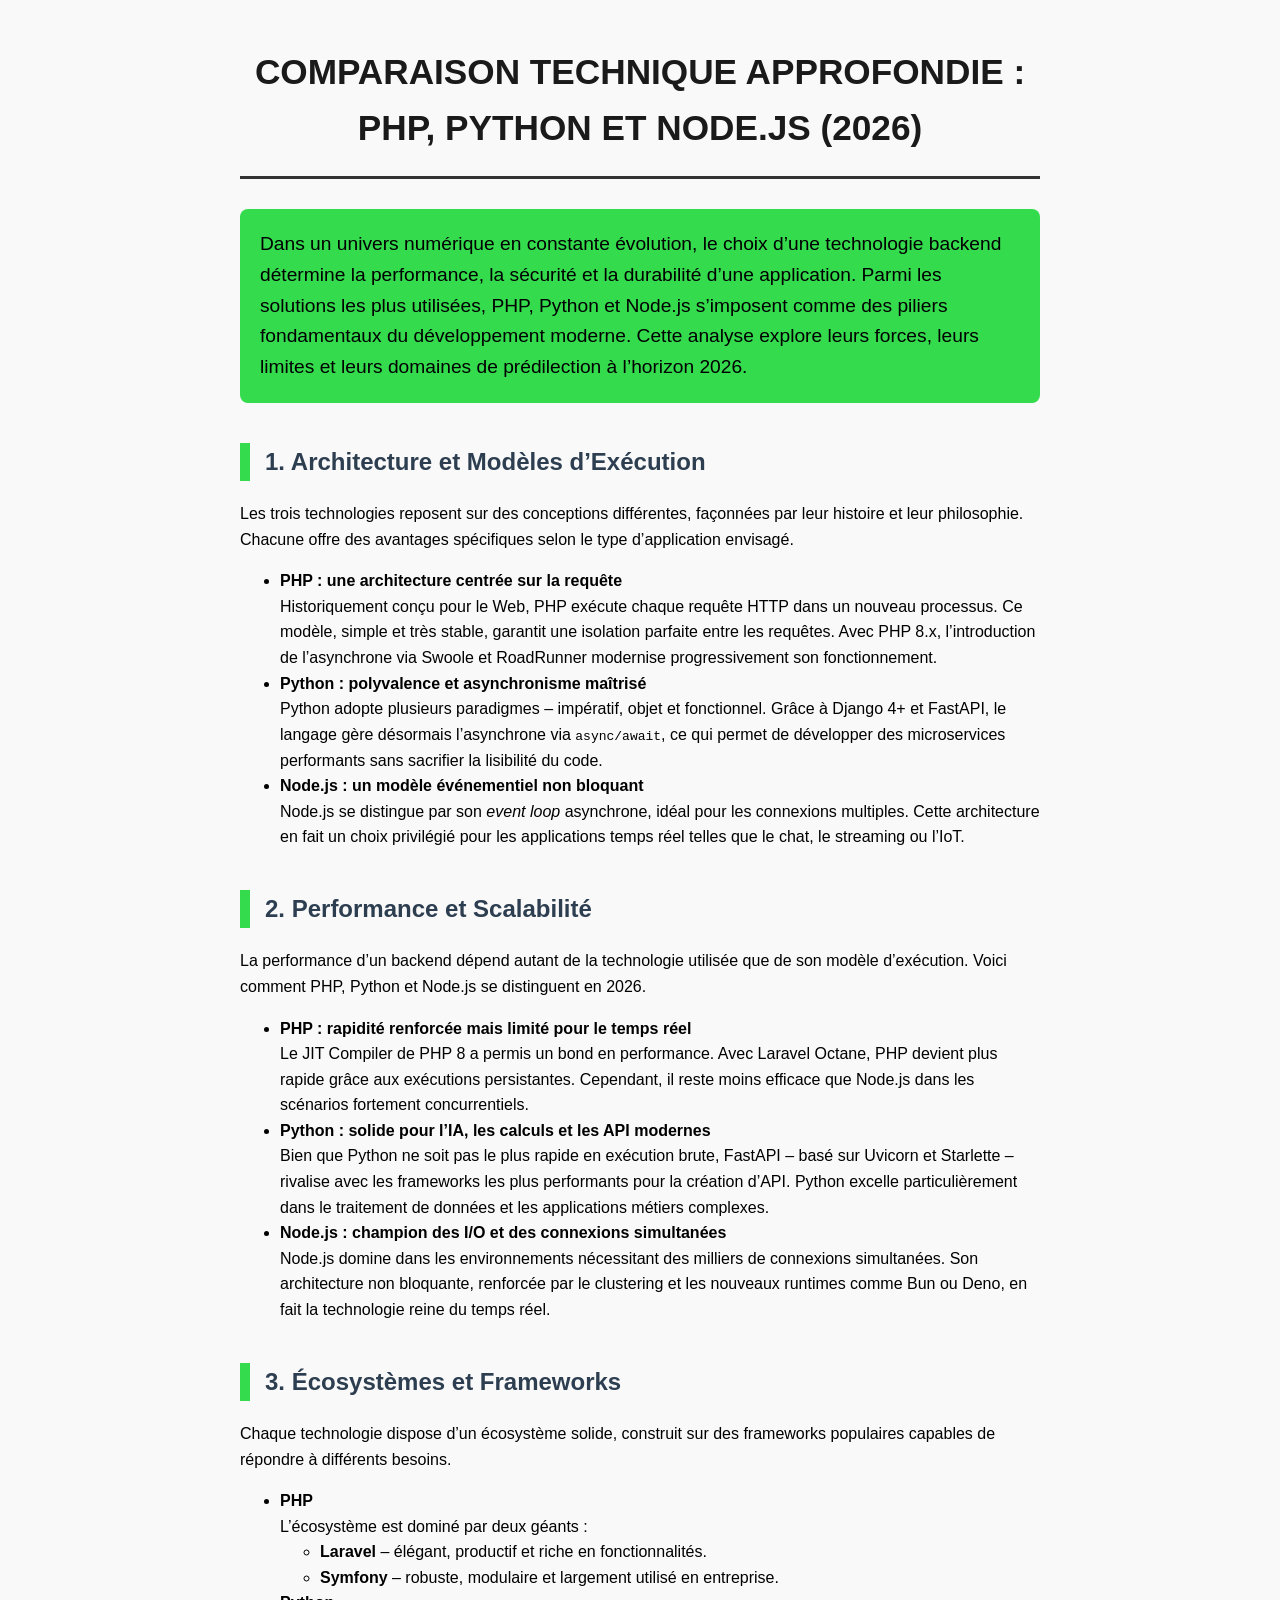
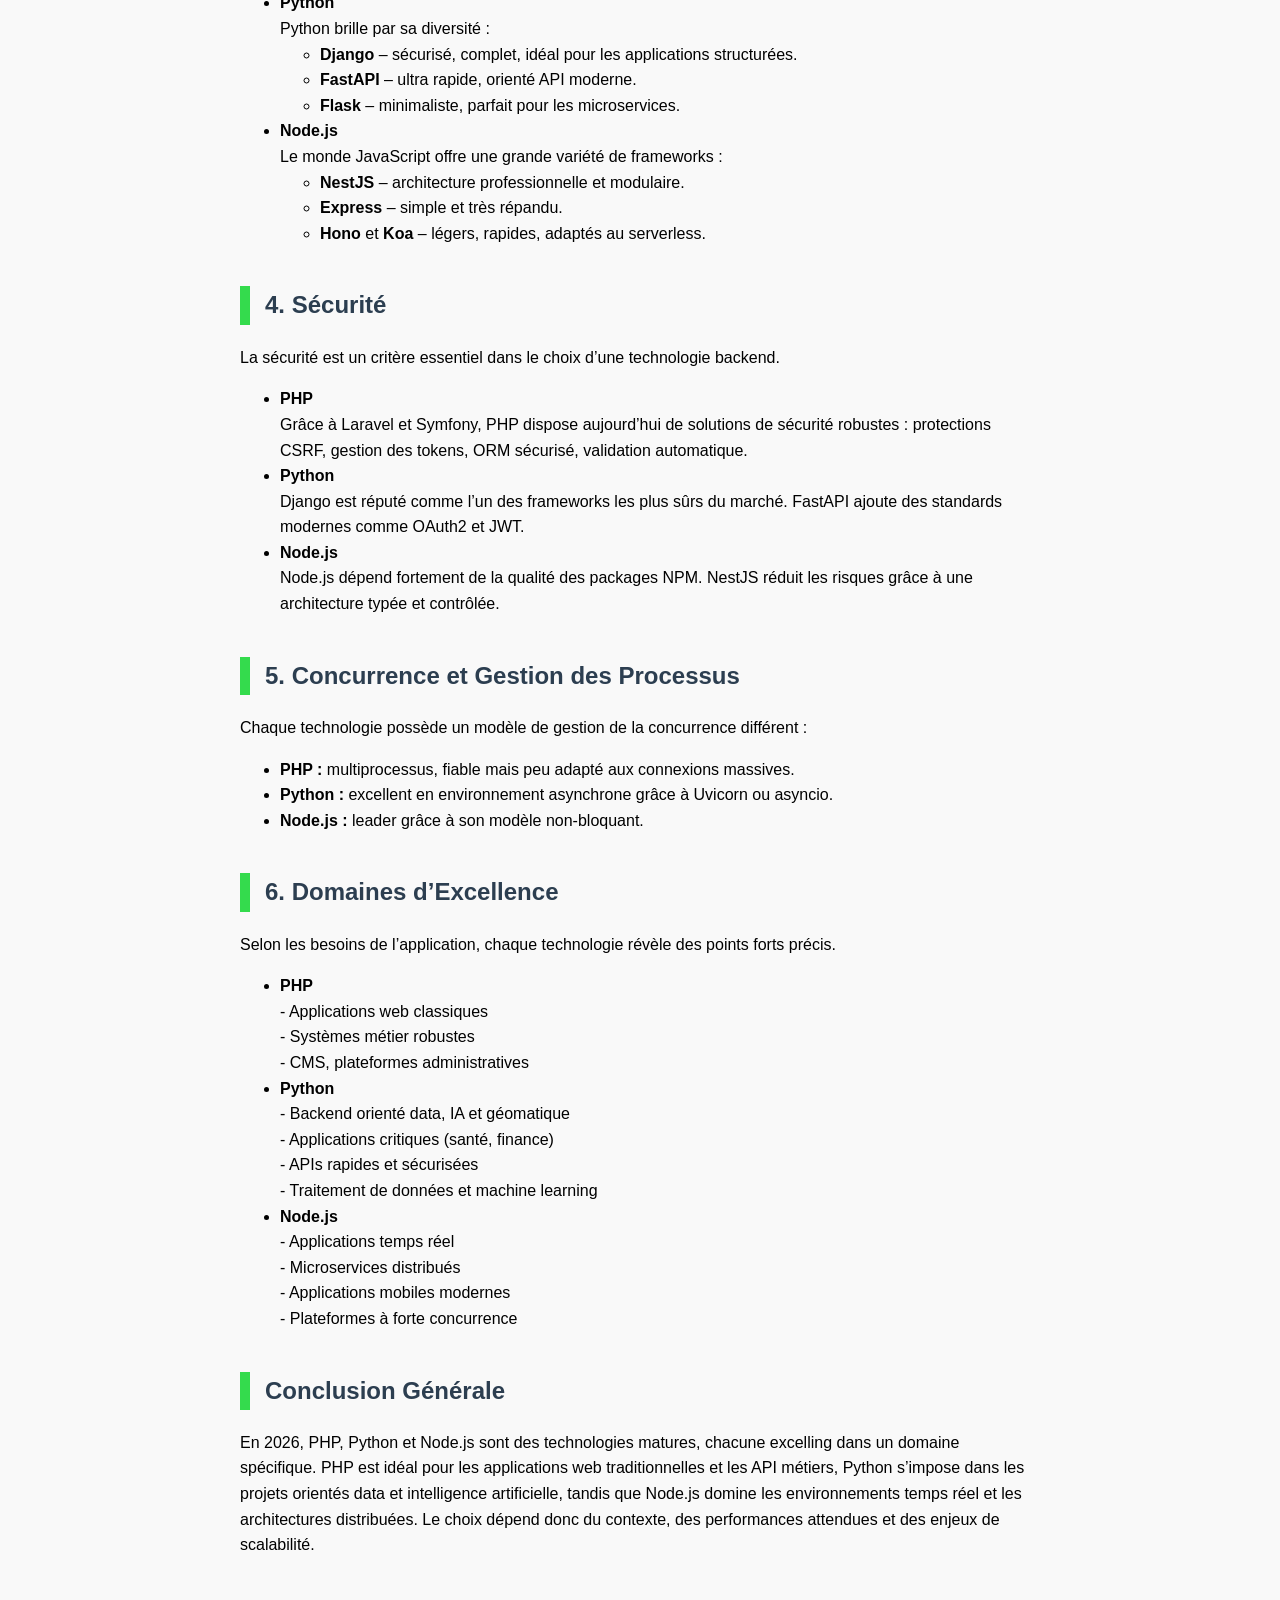
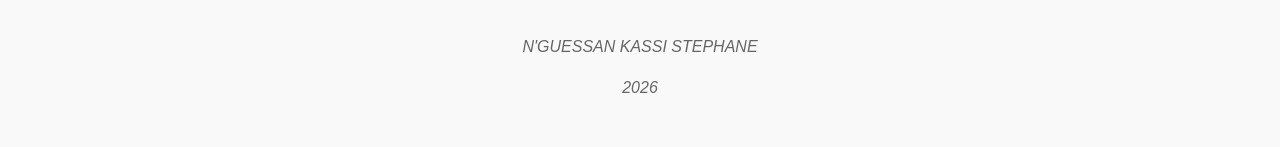
<file: veille php/index.html>
<!DOCTYPE html>
<html lang="fr">
<head>
    <meta charset="UTF-8">
    <meta name="viewport" content="width=device-width, initial-scale=1.0">
    <link rel="stylesheet" href="style.css">
    <title>Veille Backend 2026</title>
</head>

<body>

    <h1>COMPARAISON TECHNIQUE APPROFONDIE : PHP, PYTHON ET NODE.JS (2026)</h1>

    <p class="intro">
        Dans un univers numérique en constante évolution, le choix d’une technologie backend détermine la performance,
        la sécurité et la durabilité d’une application. Parmi les solutions les plus utilisées, PHP, Python et Node.js
        s’imposent comme des piliers fondamentaux du développement moderne. Cette analyse explore leurs forces, leurs limites
        et leurs domaines de prédilection à l’horizon 2026.
    </p>

    <h2>1. Architecture et Modèles d’Exécution</h2>
    <p>
        Les trois technologies reposent sur des conceptions différentes, façonnées par leur histoire et leur philosophie.
        Chacune offre des avantages spécifiques selon le type d’application envisagé.
    </p>

    <ul>
        <li>
            <strong>PHP : une architecture centrée sur la requête</strong><br>
            Historiquement conçu pour le Web, PHP exécute chaque requête HTTP dans un nouveau processus.
            Ce modèle, simple et très stable, garantit une isolation parfaite entre les requêtes. Avec PHP 8.x,
            l’introduction de l’asynchrone via Swoole et RoadRunner modernise progressivement son fonctionnement.
        </li>

        <li>
            <strong>Python : polyvalence et asynchronisme maîtrisé</strong><br>
            Python adopte plusieurs paradigmes – impératif, objet et fonctionnel.
            Grâce à Django 4+ et FastAPI, le langage gère désormais l’asynchrone via <code>async/await</code>, ce qui
            permet de développer des microservices performants sans sacrifier la lisibilité du code.
        </li>

        <li>
            <strong>Node.js : un modèle événementiel non bloquant</strong><br>
            Node.js se distingue par son <em>event loop</em> asynchrone, idéal pour les connexions multiples.
            Cette architecture en fait un choix privilégié pour les applications temps réel telles que le chat,
            le streaming ou l’IoT.
        </li>
    </ul>

    <h2>2. Performance et Scalabilité</h2>
    <p>
        La performance d’un backend dépend autant de la technologie utilisée que de son modèle d’exécution.
        Voici comment PHP, Python et Node.js se distinguent en 2026.
    </p>

    <ul>
        <li>
            <strong>PHP : rapidité renforcée mais limité pour le temps réel</strong><br>
            Le JIT Compiler de PHP 8 a permis un bond en performance. Avec Laravel Octane, PHP devient plus rapide grâce
            aux exécutions persistantes. Cependant, il reste moins efficace que Node.js dans les scénarios fortement
            concurrentiels.
        </li>

        <li>
            <strong>Python : solide pour l’IA, les calculs et les API modernes</strong><br>
            Bien que Python ne soit pas le plus rapide en exécution brute, FastAPI – basé sur Uvicorn et Starlette –
            rivalise avec les frameworks les plus performants pour la création d’API. Python excelle particulièrement
            dans le traitement de données et les applications métiers complexes.
        </li>

        <li>
            <strong>Node.js : champion des I/O et des connexions simultanées</strong><br>
            Node.js domine dans les environnements nécessitant des milliers de connexions simultanées.
            Son architecture non bloquante, renforcée par le clustering et les nouveaux runtimes comme Bun ou Deno,
            en fait la technologie reine du temps réel.
        </li>
    </ul>

    <h2>3. Écosystèmes et Frameworks</h2>
    <p>
        Chaque technologie dispose d’un écosystème solide, construit sur des frameworks populaires capables de répondre
        à différents besoins.
    </p>

    <ul>
        <li>
            <strong>PHP</strong><br>
            L’écosystème est dominé par deux géants :
            <ul>
                <li><strong>Laravel</strong> – élégant, productif et riche en fonctionnalités.</li>
                <li><strong>Symfony</strong> – robuste, modulaire et largement utilisé en entreprise.</li>
            </ul>
        </li>

        <li>
            <strong>Python</strong><br>
            Python brille par sa diversité :
            <ul>
                <li><strong>Django</strong> – sécurisé, complet, idéal pour les applications structurées.</li>
                <li><strong>FastAPI</strong> – ultra rapide, orienté API moderne.</li>
                <li><strong>Flask</strong> – minimaliste, parfait pour les microservices.</li>
            </ul>
        </li>

        <li>
            <strong>Node.js</strong><br>
            Le monde JavaScript offre une grande variété de frameworks :
            <ul>
                <li><strong>NestJS</strong> – architecture professionnelle et modulaire.</li>
                <li><strong>Express</strong> – simple et très répandu.</li>
                <li><strong>Hono</strong> et <strong>Koa</strong> – légers, rapides, adaptés au serverless.</li>
            </ul>
        </li>
    </ul>

    <h2>4. Sécurité</h2>
    <p>
        La sécurité est un critère essentiel dans le choix d’une technologie backend.
    </p>

    <ul>
        <li>
            <strong>PHP</strong><br>
            Grâce à Laravel et Symfony, PHP dispose aujourd’hui de solutions de sécurité robustes :
            protections CSRF, gestion des tokens, ORM sécurisé, validation automatique.
        </li>

        <li>
            <strong>Python</strong><br>
            Django est réputé comme l’un des frameworks les plus sûrs du marché.
            FastAPI ajoute des standards modernes comme OAuth2 et JWT.
        </li>

        <li>
            <strong>Node.js</strong><br>
            Node.js dépend fortement de la qualité des packages NPM.
            NestJS réduit les risques grâce à une architecture typée et contrôlée.
        </li>
    </ul>

    <h2>5. Concurrence et Gestion des Processus</h2>
    <p>
        Chaque technologie possède un modèle de gestion de la concurrence différent :
    </p>

    <ul>
        <li><strong>PHP :</strong> multiprocessus, fiable mais peu adapté aux connexions massives.</li>
        <li><strong>Python :</strong> excellent en environnement asynchrone grâce à Uvicorn ou asyncio.</li>
        <li><strong>Node.js :</strong> leader grâce à son modèle non-bloquant.</li>
    </ul>

    <h2>6. Domaines d’Excellence</h2>
    <p>
        Selon les besoins de l’application, chaque technologie révèle des points forts précis.
    </p>

    <ul>
        <li>
            <strong>PHP</strong><br>
            - Applications web classiques<br>
            - Systèmes métier robustes<br>
            - CMS, plateformes administratives
        </li>

        <li>
            <strong>Python</strong><br>
            - Backend orienté data, IA et géomatique<br>
            - Applications critiques (santé, finance)<br>
            - APIs rapides et sécurisées<br>
            - Traitement de données et machine learning
        </li>

        <li>
            <strong>Node.js</strong><br>
            - Applications temps réel<br>
            - Microservices distribués<br>
            - Applications mobiles modernes<br>
            - Plateformes à forte concurrence
        </li>
    </ul>

    <h2>Conclusion Générale</h2>
    <p>
        En 2026, PHP, Python et Node.js sont des technologies matures, chacune excelling dans un domaine
        spécifique. PHP est idéal pour les applications web traditionnelles et les API métiers, Python s’impose
        dans les projets orientés data et intelligence artificielle, tandis que Node.js domine les environnements
        temps réel et les architectures distribuées. Le choix dépend donc du contexte, des performances attendues
        et des enjeux de scalabilité.
    </p>

    <footer>
        <p>N'GUESSAN KASSI STEPHANE</p>
        <p>2026</p>
    </footer>

</body>
</html>
</file>
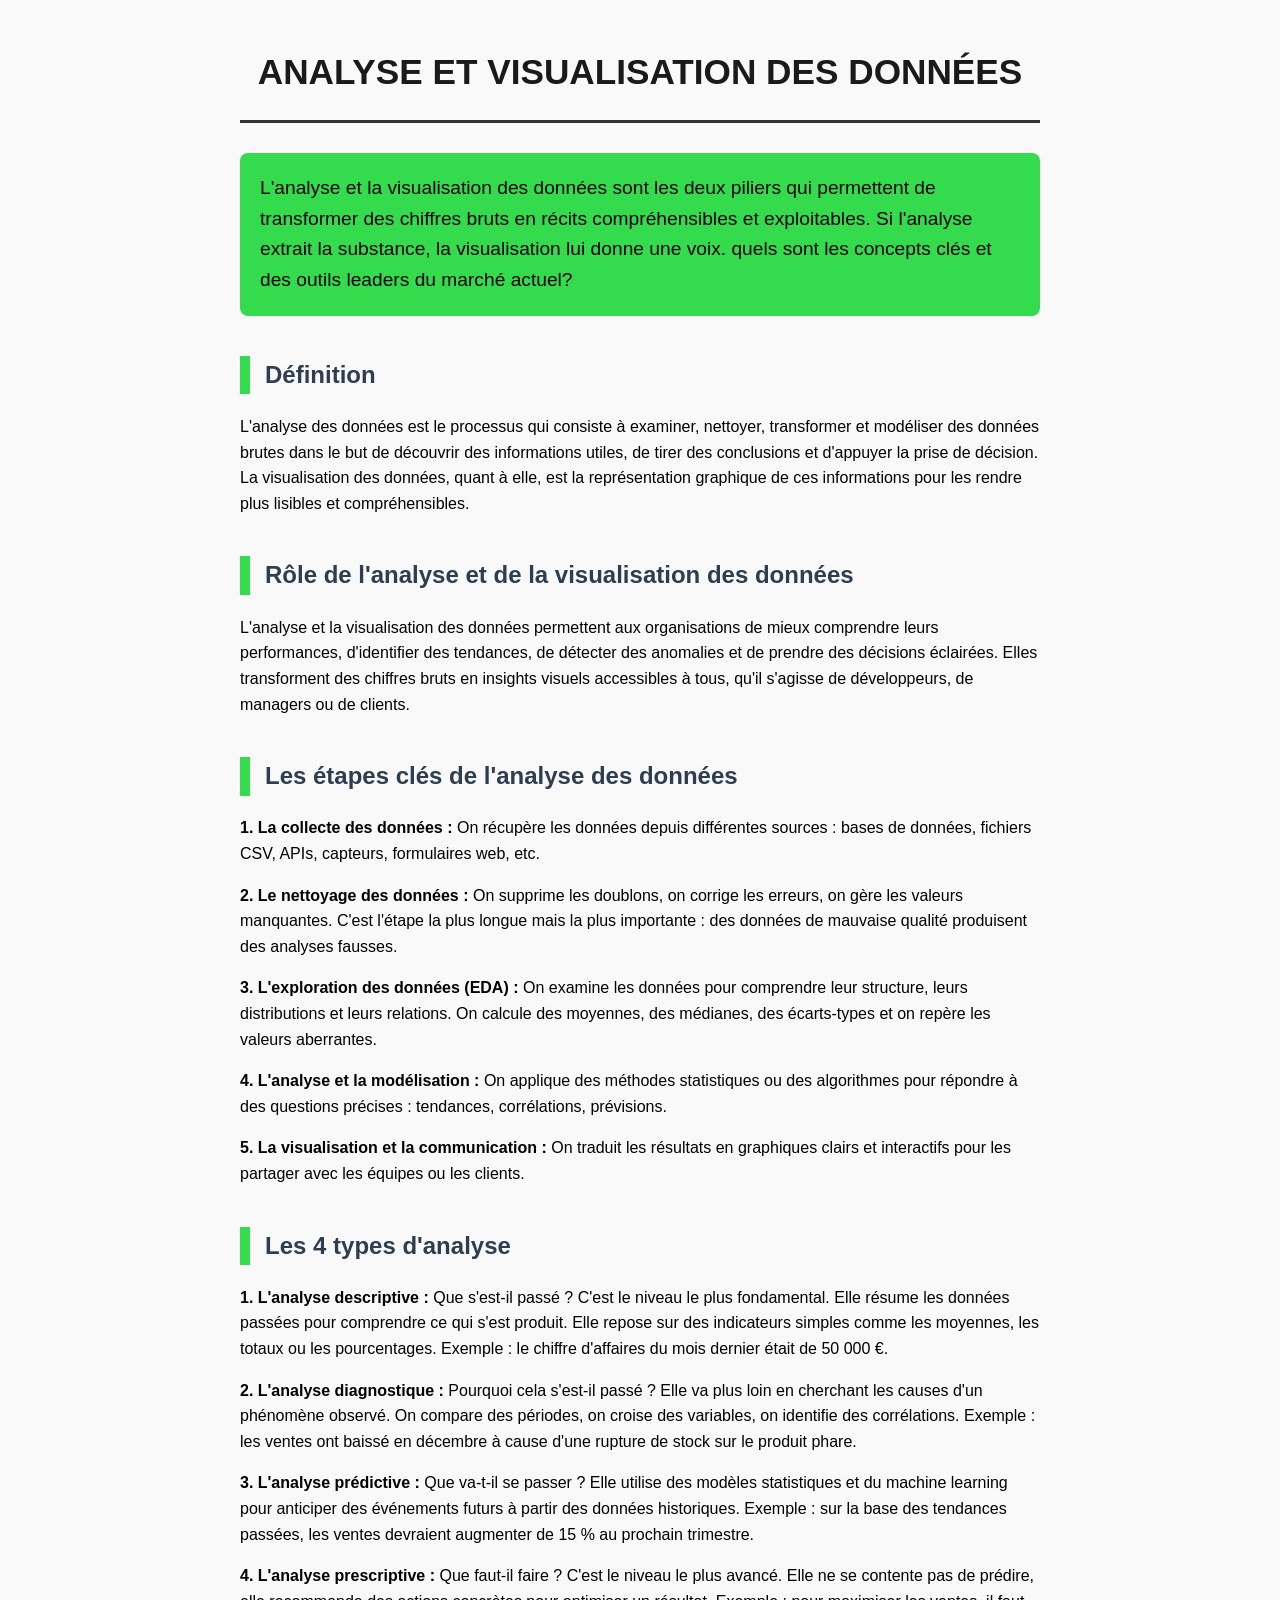
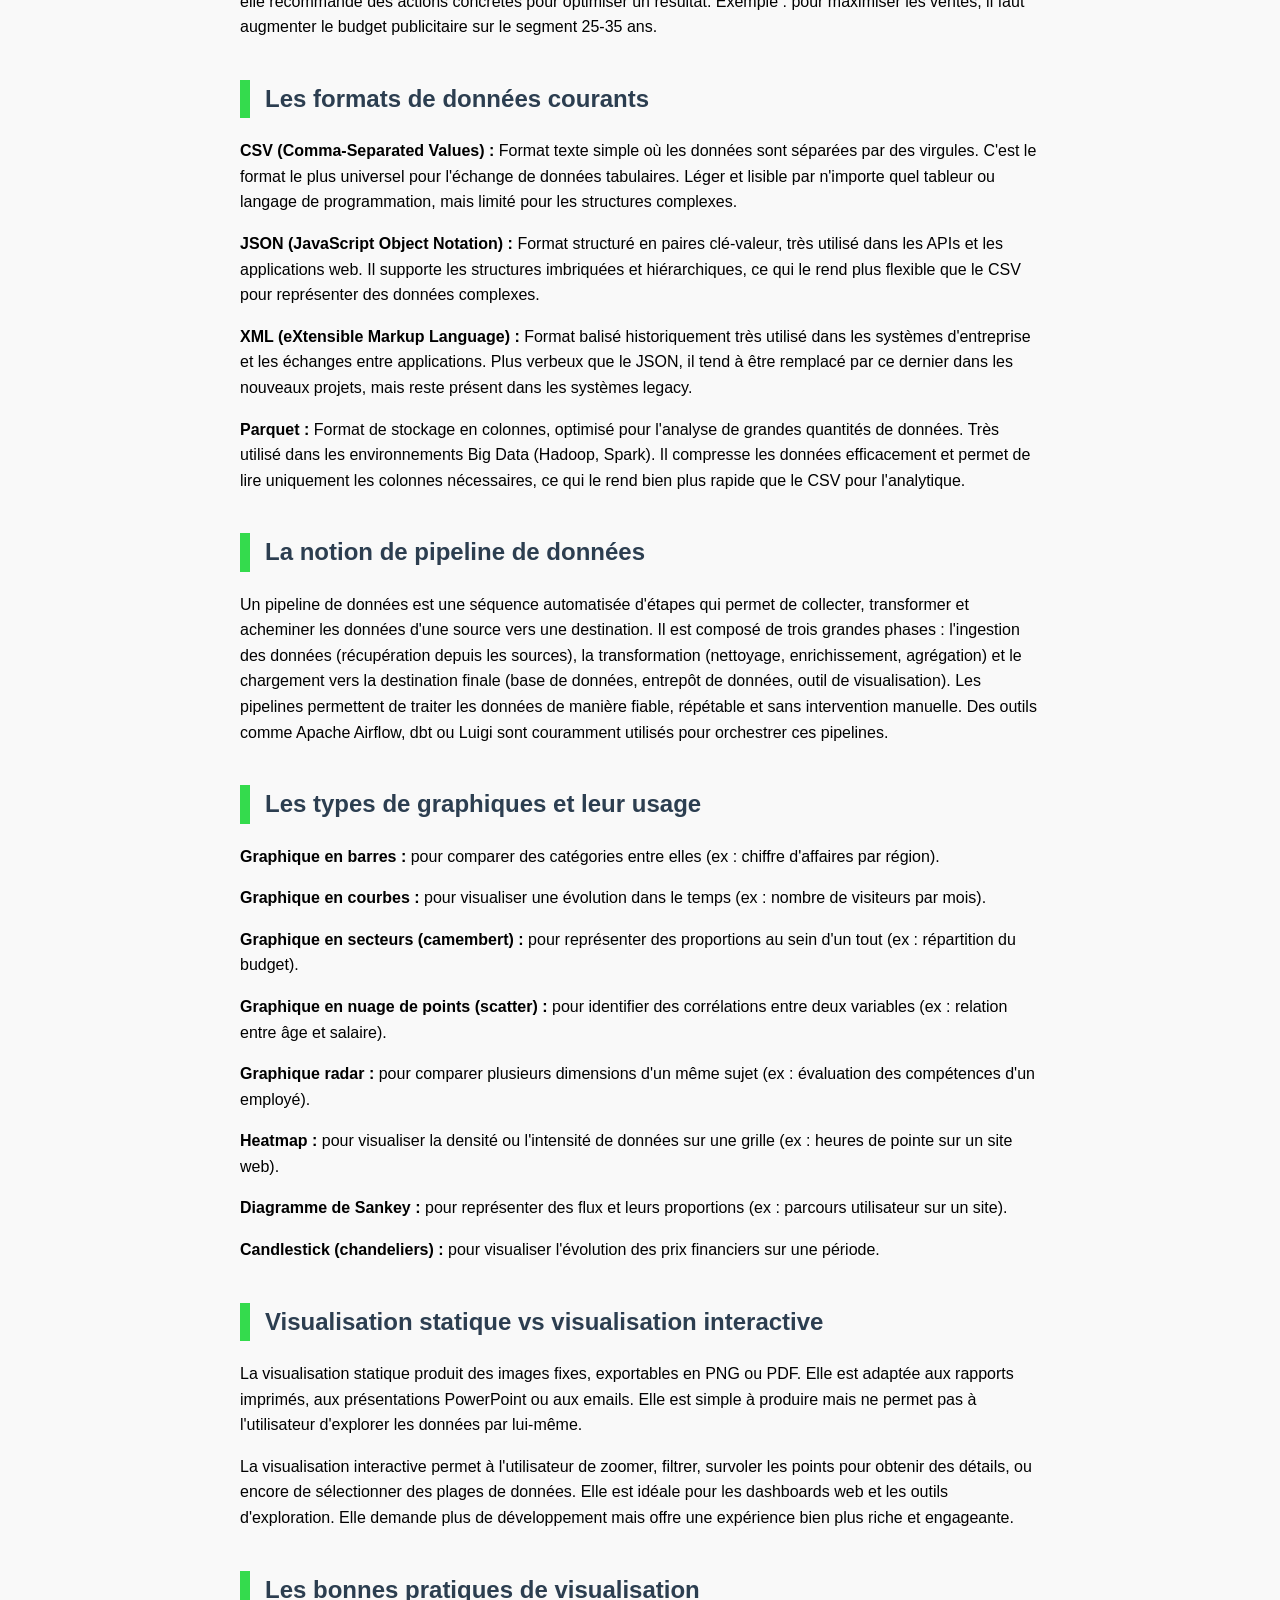
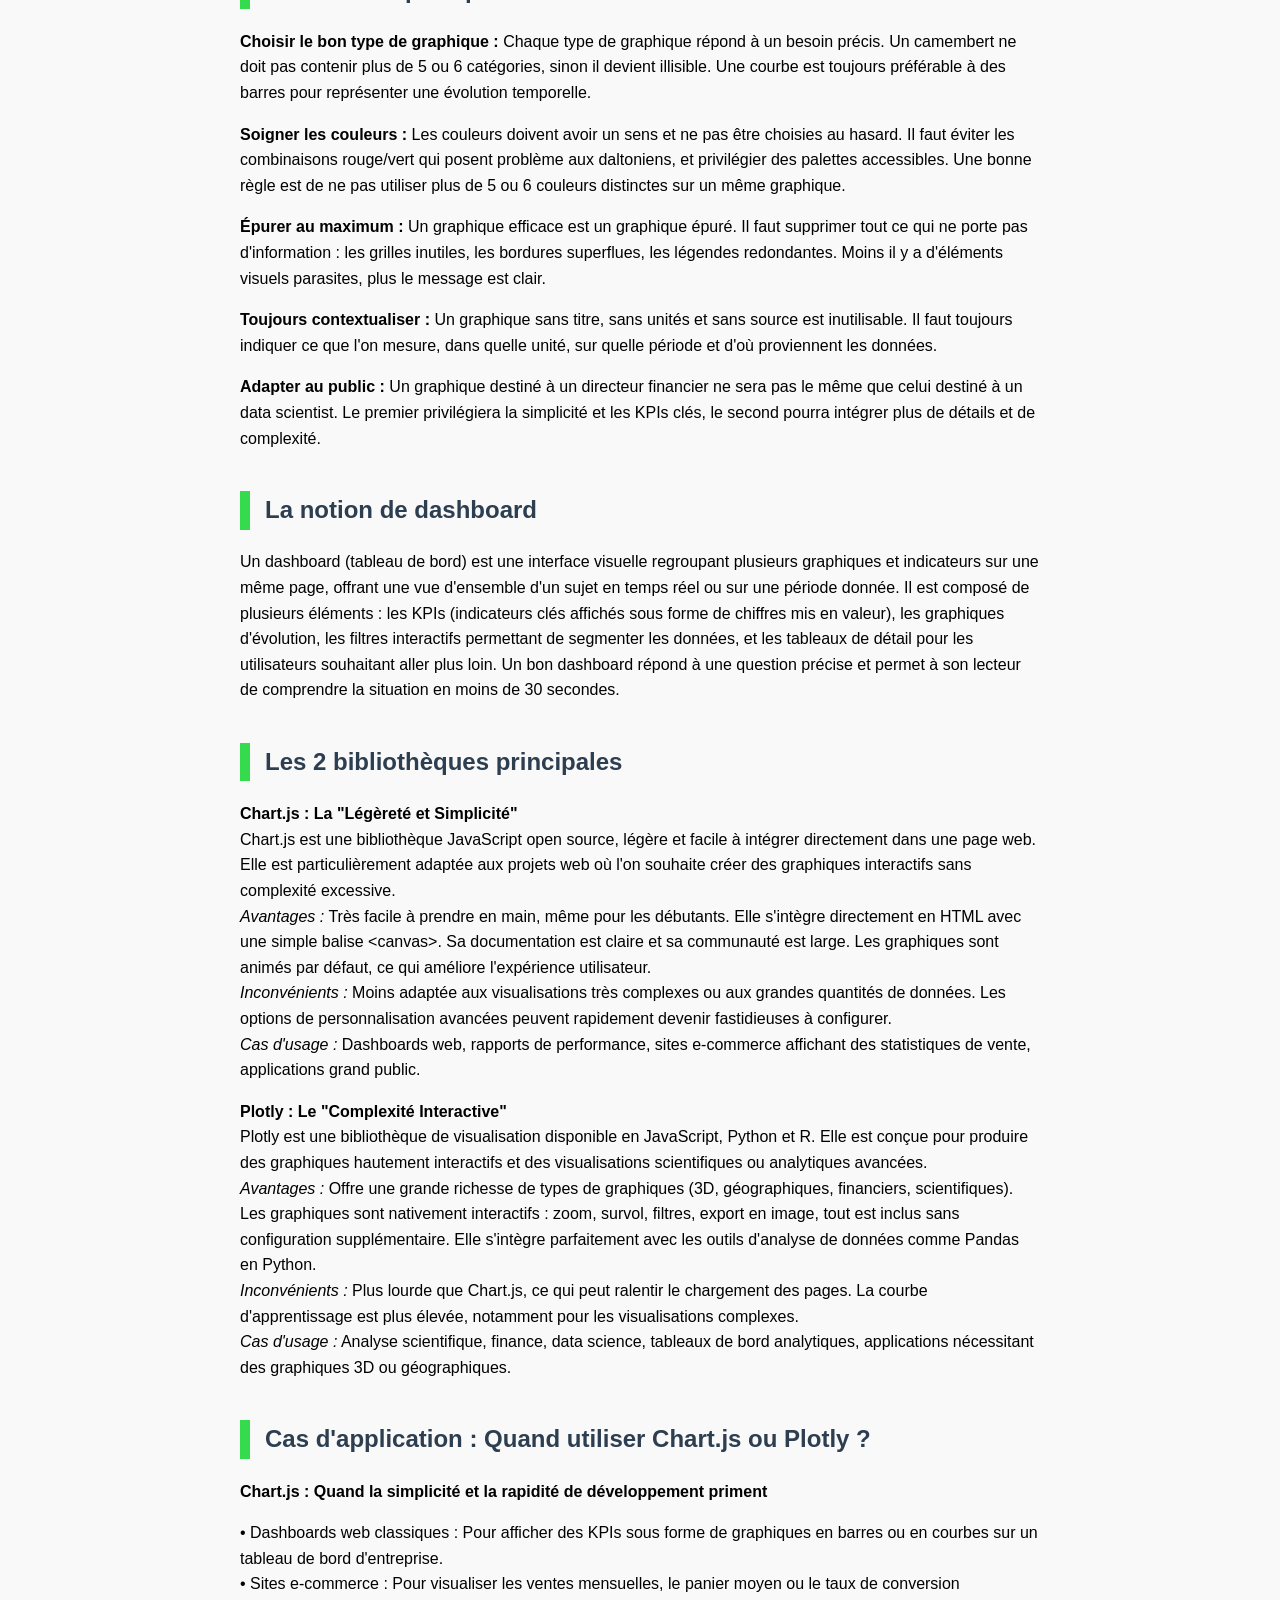
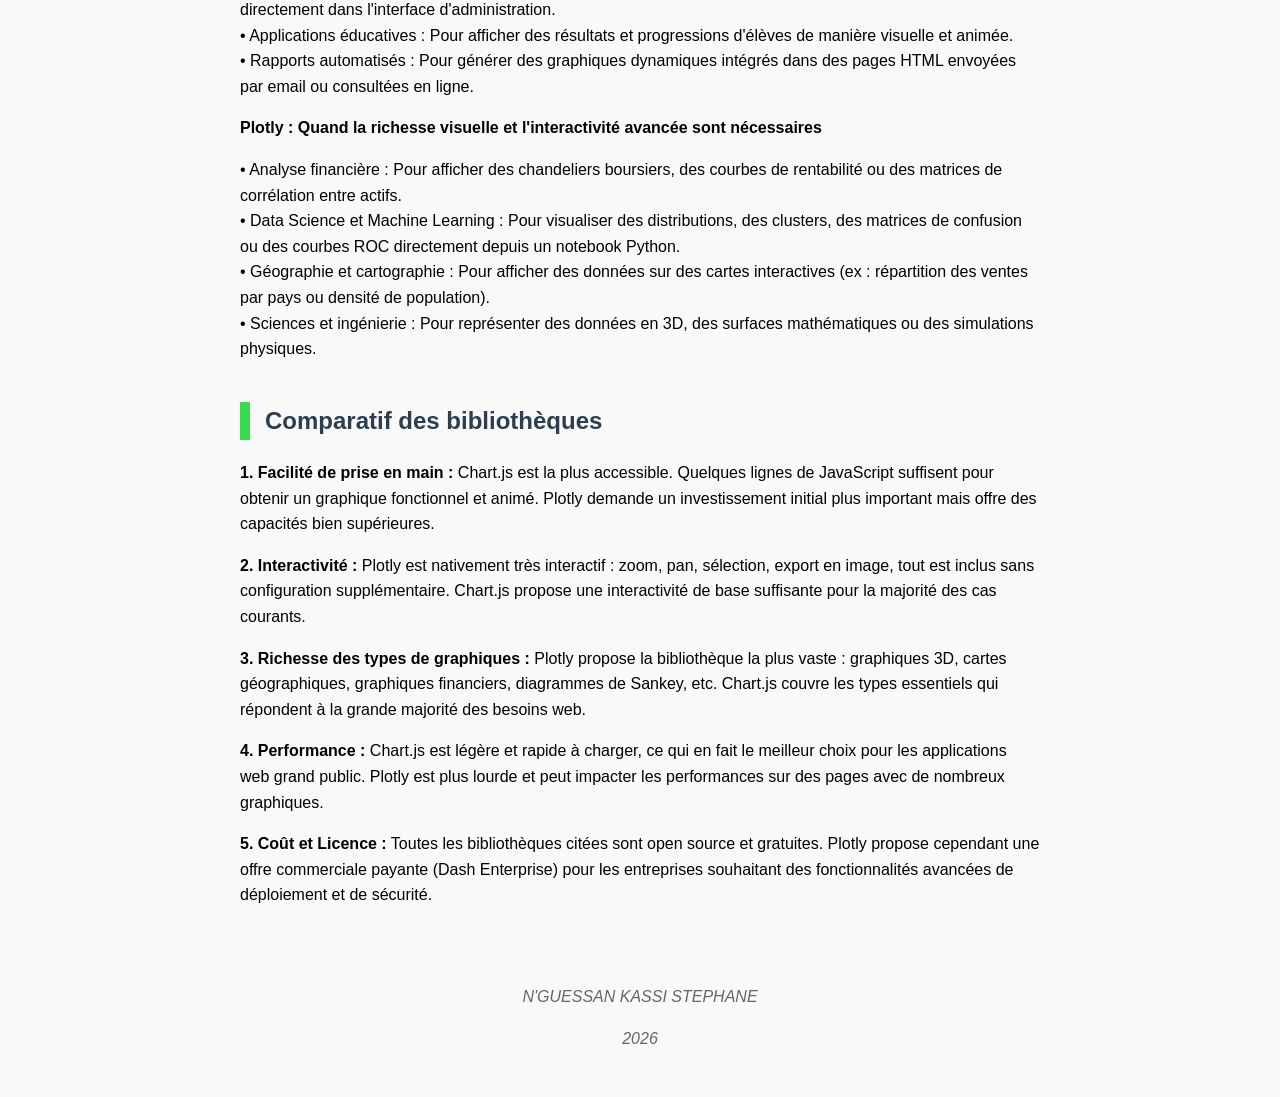
<file: visualistaion veille/index.html>
<!DOCTYPE html>
<html lang="fr">
<head>
    <meta charset="UTF-8">
    <meta name="viewport" content="width=device-width, initial-scale=1.0">
    <link rel="stylesheet" href="style.css">
    <title>Veille Visualisation</title>
</head>
<body>
    <h1>ANALYSE ET VISUALISATION DES DONNÉES</h1>

    <p class="intro">L'analyse et la visualisation des données sont les deux piliers qui permettent de transformer des chiffres bruts en récits compréhensibles et exploitables. Si l'analyse extrait la substance, la visualisation lui donne une voix.
                        quels sont les concepts clés et des outils leaders du marché actuel?</p>

    <h2>Définition</h2>
    <p>L'analyse des données est le processus qui consiste à examiner, nettoyer, transformer et modéliser des données brutes dans le but de découvrir des informations utiles, de tirer des conclusions et d'appuyer la prise de décision. La visualisation des données, quant à elle, est la représentation graphique de ces informations pour les rendre plus lisibles et compréhensibles.</p>

    <h2>Rôle de l'analyse et de la visualisation des données</h2>
    <p>L'analyse et la visualisation des données permettent aux organisations de mieux comprendre leurs performances, d'identifier des tendances, de détecter des anomalies et de prendre des décisions éclairées. Elles transforment des chiffres bruts en insights visuels accessibles à tous, qu'il s'agisse de développeurs, de managers ou de clients.</p>

    <h2>Les étapes clés de l'analyse des données</h2>
    <p><strong>1. La collecte des données :</strong> On récupère les données depuis différentes sources : bases de données, fichiers CSV, APIs, capteurs, formulaires web, etc.</p>
    <p><strong>2. Le nettoyage des données :</strong> On supprime les doublons, on corrige les erreurs, on gère les valeurs manquantes. C'est l'étape la plus longue mais la plus importante : des données de mauvaise qualité produisent des analyses fausses.</p>
    <p><strong>3. L'exploration des données (EDA) :</strong> On examine les données pour comprendre leur structure, leurs distributions et leurs relations. On calcule des moyennes, des médianes, des écarts-types et on repère les valeurs aberrantes.</p>
    <p><strong>4. L'analyse et la modélisation :</strong> On applique des méthodes statistiques ou des algorithmes pour répondre à des questions précises : tendances, corrélations, prévisions.</p>
    <p><strong>5. La visualisation et la communication :</strong> On traduit les résultats en graphiques clairs et interactifs pour les partager avec les équipes ou les clients.</p>

    <h2>Les 4 types d'analyse</h2>
    <p><strong>1. L'analyse descriptive :</strong> Que s'est-il passé ? C'est le niveau le plus fondamental. Elle résume les données passées pour comprendre ce qui s'est produit. Elle repose sur des indicateurs simples comme les moyennes, les totaux ou les pourcentages. Exemple : le chiffre d'affaires du mois dernier était de 50 000 €.</p>
    <p><strong>2. L'analyse diagnostique :</strong> Pourquoi cela s'est-il passé ? Elle va plus loin en cherchant les causes d'un phénomène observé. On compare des périodes, on croise des variables, on identifie des corrélations. Exemple : les ventes ont baissé en décembre à cause d'une rupture de stock sur le produit phare.</p>
    <p><strong>3. L'analyse prédictive :</strong> Que va-t-il se passer ? Elle utilise des modèles statistiques et du machine learning pour anticiper des événements futurs à partir des données historiques. Exemple : sur la base des tendances passées, les ventes devraient augmenter de 15 % au prochain trimestre.</p>
    <p><strong>4. L'analyse prescriptive :</strong> Que faut-il faire ? C'est le niveau le plus avancé. Elle ne se contente pas de prédire, elle recommande des actions concrètes pour optimiser un résultat. Exemple : pour maximiser les ventes, il faut augmenter le budget publicitaire sur le segment 25-35 ans.</p>

    <h2>Les formats de données courants</h2>
    <p><strong>CSV (Comma-Separated Values) :</strong> Format texte simple où les données sont séparées par des virgules. C'est le format le plus universel pour l'échange de données tabulaires. Léger et lisible par n'importe quel tableur ou langage de programmation, mais limité pour les structures complexes.</p>
    <p><strong>JSON (JavaScript Object Notation) :</strong> Format structuré en paires clé-valeur, très utilisé dans les APIs et les applications web. Il supporte les structures imbriquées et hiérarchiques, ce qui le rend plus flexible que le CSV pour représenter des données complexes.</p>
    <p><strong>XML (eXtensible Markup Language) :</strong> Format balisé historiquement très utilisé dans les systèmes d'entreprise et les échanges entre applications. Plus verbeux que le JSON, il tend à être remplacé par ce dernier dans les nouveaux projets, mais reste présent dans les systèmes legacy.</p>
    <p><strong>Parquet :</strong> Format de stockage en colonnes, optimisé pour l'analyse de grandes quantités de données. Très utilisé dans les environnements Big Data (Hadoop, Spark). Il compresse les données efficacement et permet de lire uniquement les colonnes nécessaires, ce qui le rend bien plus rapide que le CSV pour l'analytique.</p>

    <h2>La notion de pipeline de données</h2>
    <p>Un pipeline de données est une séquence automatisée d'étapes qui permet de collecter, transformer et acheminer les données d'une source vers une destination. Il est composé de trois grandes phases : l'ingestion des données (récupération depuis les sources), la transformation (nettoyage, enrichissement, agrégation) et le chargement vers la destination finale (base de données, entrepôt de données, outil de visualisation). Les pipelines permettent de traiter les données de manière fiable, répétable et sans intervention manuelle. Des outils comme Apache Airflow, dbt ou Luigi sont couramment utilisés pour orchestrer ces pipelines.</p>

    <h2>Les types de graphiques et leur usage</h2>
    <p><strong>Graphique en barres :</strong> pour comparer des catégories entre elles (ex : chiffre d'affaires par région).</p>
    <p><strong>Graphique en courbes :</strong> pour visualiser une évolution dans le temps (ex : nombre de visiteurs par mois).</p>
    <p><strong>Graphique en secteurs (camembert) :</strong> pour représenter des proportions au sein d'un tout (ex : répartition du budget).</p>
    <p><strong>Graphique en nuage de points (scatter) :</strong> pour identifier des corrélations entre deux variables (ex : relation entre âge et salaire).</p>
    <p><strong>Graphique radar :</strong> pour comparer plusieurs dimensions d'un même sujet (ex : évaluation des compétences d'un employé).</p>
    <p><strong>Heatmap :</strong> pour visualiser la densité ou l'intensité de données sur une grille (ex : heures de pointe sur un site web).</p>
    <p><strong>Diagramme de Sankey :</strong> pour représenter des flux et leurs proportions (ex : parcours utilisateur sur un site).</p>
    <p><strong>Candlestick (chandeliers) :</strong> pour visualiser l'évolution des prix financiers sur une période.</p>

    <h2>Visualisation statique vs visualisation interactive</h2>
    <p>La visualisation statique produit des images fixes, exportables en PNG ou PDF. Elle est adaptée aux rapports imprimés, aux présentations PowerPoint ou aux emails. Elle est simple à produire mais ne permet pas à l'utilisateur d'explorer les données par lui-même.</p>
    <p>La visualisation interactive permet à l'utilisateur de zoomer, filtrer, survoler les points pour obtenir des détails, ou encore de sélectionner des plages de données. Elle est idéale pour les dashboards web et les outils d'exploration. Elle demande plus de développement mais offre une expérience bien plus riche et engageante.</p>

    <h2>Les bonnes pratiques de visualisation</h2>
    <p><strong>Choisir le bon type de graphique :</strong> Chaque type de graphique répond à un besoin précis. Un camembert ne doit pas contenir plus de 5 ou 6 catégories, sinon il devient illisible. Une courbe est toujours préférable à des barres pour représenter une évolution temporelle.</p>
    <p><strong>Soigner les couleurs :</strong> Les couleurs doivent avoir un sens et ne pas être choisies au hasard. Il faut éviter les combinaisons rouge/vert qui posent problème aux daltoniens, et privilégier des palettes accessibles. Une bonne règle est de ne pas utiliser plus de 5 ou 6 couleurs distinctes sur un même graphique.</p>
    <p><strong>Épurer au maximum :</strong> Un graphique efficace est un graphique épuré. Il faut supprimer tout ce qui ne porte pas d'information : les grilles inutiles, les bordures superflues, les légendes redondantes. Moins il y a d'éléments visuels parasites, plus le message est clair.</p>
    <p><strong>Toujours contextualiser :</strong> Un graphique sans titre, sans unités et sans source est inutilisable. Il faut toujours indiquer ce que l'on mesure, dans quelle unité, sur quelle période et d'où proviennent les données.</p>
    <p><strong>Adapter au public :</strong> Un graphique destiné à un directeur financier ne sera pas le même que celui destiné à un data scientist. Le premier privilégiera la simplicité et les KPIs clés, le second pourra intégrer plus de détails et de complexité.</p>

    <h2>La notion de dashboard</h2>
    <p>Un dashboard (tableau de bord) est une interface visuelle regroupant plusieurs graphiques et indicateurs sur une même page, offrant une vue d'ensemble d'un sujet en temps réel ou sur une période donnée. Il est composé de plusieurs éléments : les KPIs (indicateurs clés affichés sous forme de chiffres mis en valeur), les graphiques d'évolution, les filtres interactifs permettant de segmenter les données, et les tableaux de détail pour les utilisateurs souhaitant aller plus loin. Un bon dashboard répond à une question précise et permet à son lecteur de comprendre la situation en moins de 30 secondes.</p>

    <h2>Les 2 bibliothèques principales</h2>
    <p><strong>Chart.js : La "Légèreté et Simplicité"</strong><br>
    Chart.js est une bibliothèque JavaScript open source, légère et facile à intégrer directement dans une page web. Elle est particulièrement adaptée aux projets web où l'on souhaite créer des graphiques interactifs sans complexité excessive.<br>
    <em>Avantages :</em> Très facile à prendre en main, même pour les débutants. Elle s'intègre directement en HTML avec une simple balise &lt;canvas&gt;. Sa documentation est claire et sa communauté est large. Les graphiques sont animés par défaut, ce qui améliore l'expérience utilisateur.<br>
    <em>Inconvénients :</em> Moins adaptée aux visualisations très complexes ou aux grandes quantités de données. Les options de personnalisation avancées peuvent rapidement devenir fastidieuses à configurer.<br>
    <em>Cas d'usage :</em> Dashboards web, rapports de performance, sites e-commerce affichant des statistiques de vente, applications grand public.</p>

    <p><strong>Plotly : Le "Complexité Interactive"</strong><br>
    Plotly est une bibliothèque de visualisation disponible en JavaScript, Python et R. Elle est conçue pour produire des graphiques hautement interactifs et des visualisations scientifiques ou analytiques avancées.<br>
    <em>Avantages :</em> Offre une grande richesse de types de graphiques (3D, géographiques, financiers, scientifiques). Les graphiques sont nativement interactifs : zoom, survol, filtres, export en image, tout est inclus sans configuration supplémentaire. Elle s'intègre parfaitement avec les outils d'analyse de données comme Pandas en Python.<br>
    <em>Inconvénients :</em> Plus lourde que Chart.js, ce qui peut ralentir le chargement des pages. La courbe d'apprentissage est plus élevée, notamment pour les visualisations complexes.<br>
    <em>Cas d'usage :</em> Analyse scientifique, finance, data science, tableaux de bord analytiques, applications nécessitant des graphiques 3D ou géographiques.</p>

    <h2>Cas d'application : Quand utiliser Chart.js ou Plotly ?</h2>
    <p><strong>Chart.js : Quand la simplicité et la rapidité de développement priment</strong></p>
    <p>• Dashboards web classiques : Pour afficher des KPIs sous forme de graphiques en barres ou en courbes sur un tableau de bord d'entreprise.<br>
    • Sites e-commerce : Pour visualiser les ventes mensuelles, le panier moyen ou le taux de conversion directement dans l'interface d'administration.<br>
    • Applications éducatives : Pour afficher des résultats et progressions d'élèves de manière visuelle et animée.<br>
    • Rapports automatisés : Pour générer des graphiques dynamiques intégrés dans des pages HTML envoyées par email ou consultées en ligne.</p>

    <p><strong>Plotly : Quand la richesse visuelle et l'interactivité avancée sont nécessaires</strong></p>
    <p>• Analyse financière : Pour afficher des chandeliers boursiers, des courbes de rentabilité ou des matrices de corrélation entre actifs.<br>
    • Data Science et Machine Learning : Pour visualiser des distributions, des clusters, des matrices de confusion ou des courbes ROC directement depuis un notebook Python.<br>
    • Géographie et cartographie : Pour afficher des données sur des cartes interactives (ex : répartition des ventes par pays ou densité de population).<br>
    • Sciences et ingénierie : Pour représenter des données en 3D, des surfaces mathématiques ou des simulations physiques.</p>

    <h2>Comparatif des bibliothèques</h2>
    <p><strong>1. Facilité de prise en main :</strong> Chart.js est la plus accessible. Quelques lignes de JavaScript suffisent pour obtenir un graphique fonctionnel et animé. Plotly demande un investissement initial plus important mais offre des capacités bien supérieures.</p>
    <p><strong>2. Interactivité :</strong> Plotly est nativement très interactif : zoom, pan, sélection, export en image, tout est inclus sans configuration supplémentaire. Chart.js propose une interactivité de base suffisante pour la majorité des cas courants.</p>
    <p><strong>3. Richesse des types de graphiques :</strong> Plotly propose la bibliothèque la plus vaste : graphiques 3D, cartes géographiques, graphiques financiers, diagrammes de Sankey, etc. Chart.js couvre les types essentiels qui répondent à la grande majorité des besoins web.</p>
    <p><strong>4. Performance :</strong> Chart.js est légère et rapide à charger, ce qui en fait le meilleur choix pour les applications web grand public. Plotly est plus lourde et peut impacter les performances sur des pages avec de nombreux graphiques.</p>
    <p><strong>5. Coût et Licence :</strong> Toutes les bibliothèques citées sont open source et gratuites. Plotly propose cependant une offre commerciale payante (Dash Enterprise) pour les entreprises souhaitant des fonctionnalités avancées de déploiement et de sécurité.</p>

    <footer>
        <p>N'GUESSAN KASSI STEPHANE</p>
        <p>2026</p>
    </footer>
</body>
</html>
</file>
<file: API web/style.css>
body {
    font-family: Arial, sans-serif;
    background: linear-gradient(135deg, #4e73df, #1cc88a);
    display: flex;
    justify-content: center;
    align-items: center;
    height: 100vh;
    margin: 0;
}

.container {
    text-align: center;
    background: white;
    padding: 40px;
    border-radius: 15px;
    box-shadow: 0 10px 25px rgba(0,0,0,0.2);
}

h1 {
    font-family: 'Poppins', sans-serif;
    font-size: 60px;
    margin-bottom: 25px;
    color: #02569f;
}

.search-box {
    display: flex;
    gap: 10px;
    margin-bottom: 20px;
}

input {
    flex: 1;
    padding: 14px 20px;
    font-size: 16px;
    border-radius: 30px;
    border: 2px solid #e0e0e0;
    outline: none;
    font-family: 'Poppins', sans-serif;
    transition: border 0.3s;
}

input:focus {
    border-color: #667eea;
}

button {
    padding: 14px 28px;
    font-size: 16px;
    border-radius: 30px;
    border: none;
    background: linear-gradient(135deg, #667eea, #764ba2);
    color: white;
    cursor: pointer;
    transition: transform 0.2s, box-shadow 0.3s;
    font-family: 'Poppins', sans-serif;
    font-weight: 600;
}

button:hover {
    background: #2e59d9;
}

.card {
    margin-top: 25px;
}

.card img {
    width: 130px;
    margin-top: 10px;
    border-radius: 8px;
}
</file>
<file: API/style.css>
body {
            font-family: Arial, sans-serif;
            line-height: 1.6;
            max-width: 800px;
            margin: 0 auto;
            padding: 20px;
            background: #f9f9f9;
        }

        h1 {
            font-size: 2.2rem;
            color: #1a1a1a;
            text-align: center;
            border-bottom: 3px solid #333;
            padding-bottom: 20px;
        }

        .intro {
            font-size: 1.2rem;
            background: #10bfde;
            padding: 20px;
            border-radius: 8px;
            margin: 30px 0;
        }

        h2 {
            color: #2c3e50;
            border-left: 10px solid #10bfde;
            padding-left: 15px;
            margin-top: 40px;
        }

        

       

        footer {
            text-align: center;
            margin-top: 50px;
            padding: 10px;
            color: #666;
            font-style: italic;
        }
</file>
<file: App Sante/style.css>
body {
    font-family: Arial, sans-serif;
    background: linear-gradient(135deg, #4e73df, #1cc88a);
    display: flex;
    justify-content: center;
    align-items: center;
    min-height: 100vh;
    margin: 0;
    padding: 20px;
}

.container {
    text-align: center;
    background: white;
    padding: 40px;
    border-radius: 15px;
    box-shadow: 0 10px 25px rgba(0,0,0,0.2);
    max-width: 700px;
    width: 100%;
}

h1 {
    font-family: 'Poppins', sans-serif;
    font-size: 60px;
    margin-bottom: 10px;
    color: #02569f;
}

h3 {
    color: #666;
    margin-bottom: 30px;
    font-size: 16px;
    font-weight: normal;
}

.search-box {
    display: flex;
    gap: 10px;
    margin-bottom: 30px;
}

input {
    flex: 1;
    padding: 14px 20px;
    font-size: 16px;
    border-radius: 30px;
    border: 2px solid #e0e0e0;
    outline: none;
    font-family: 'Poppins', sans-serif;
    transition: border 0.3s;
}

input:focus {
    border-color: #667eea;
}

button {
    padding: 14px 28px;
    font-size: 16px;
    border-radius: 30px;
    border: none;
    background: linear-gradient(135deg, #667eea, #764ba2);
    color: white;
    cursor: pointer;
    transition: 0.3s;
    font-family: 'Poppins', sans-serif;
    font-weight: 600;
    white-space: nowrap;
}

button:hover {
    background: #2e59d9;
}

.card {
    margin-top: 25px;
    padding: 25px;
    background: #f8f9fc;
    border-radius: 15px;
    text-align: left;
    border-left: 5px solid #667eea;
}

.card h2 {
    font-family: 'Poppins', sans-serif;
    color: #02569f;
    margin-bottom: 15px;
    font-size: 28px;
}

.card p {
    margin: 8px 0;
    color: #333;
    line-height: 1.5;
}

.card strong {
    color: #667eea;
}

.footer {
    margin-top: 20px;
    font-size: 12px;
    color: #999;
}
</file>
<file: DOM 01/style.css>
/* Styles de base */
        body {
            margin: 0;
            font-family: Arial, sans-serif;
        }
        
        /* Barre du haut */
        .header {
            background-color: #0c0101;
            color: white;
            padding: 15px 20px;
            text-align: center;
            font-size: 24px;
            font-weight: bold;
        }
        
        /* le Main */
        .contenu {
            max-width: 800px;
            margin: 40px auto;
            padding: 0 20px;
            text-align: center;
        }
        
        /* Style du texte */
        .main-text {
            font-size: 18px;
            line-height: 1.6;
            margin-bottom: 30px;
            color: #160d0d;
        }
        
        /* zone boutons */
        .zone-boutton {
            display: flex;
            justify-content: center;
            gap: 15px;
            flex-wrap: wrap;
        }
        
        /* les boutons 
       

        .btn- {
            padding: 12px 24px;
            border: none;
            border-radius: 5px;
            background-color: #007bff;
            color: white;
            font-size: 16px;
            cursor: pointer;
            transition: background-color 0.3s;
        }
            */

         .btn-orange {
            padding: 12px 24px; 
        }
        
        .btn-bleu {
            padding: 12px 24px; 
        }

        .btn-rouge {
            padding: 12px 24px; 
        }

        .btn-vert {
            padding: 12px 24px; 
        }

        .btn-jaune {
            padding: 12px 24px; 
        }


        /* Styles pour la zone de message (en bas des boutons) */
.message-box {
    margin-top: 30px;           /* Espace après les boutons */
    padding: 20px;
    font-size: 18px;
    text-align: center;
    min-height: 60px;
    background-color: rgba(255, 255, 255, 0.95);
    font-weight: 500;
    line-height: 1.6;
   
}



/* Style pour le mot en couleur dans le message */
.message-box strong {
    font-size: 22px;
    text-transform: uppercase;
    padding: 0 5px;
}
</file>
<file: DOM 2/style.css>
* {
    margin: 0;
    padding: 0;
    box-sizing: border-box;
}

body {
    font-family: Georgia, serif;
    background-color: rgba(173, 227, 193, 0.703);
    min-height: 100vh;
    display: flex;
    flex-direction: column;
    justify-content: center;
    align-items: center;
    padding: 20px;
}


header {
    text-align: center;
    margin-bottom: 30px;
    max-width: 600px;
    width: 100%;
}

h1 {
    color: rgb(239, 11, 11);
    font-size: 40px;
    margin-bottom: 10px;
}

p {
    color: rgb(11, 6, 6);
    font-size: 18px;
}


main {
    max-width: 600px;
    width: 100%;
}

/* Barre de recherche */
.search-container {
    width: 100%;
    margin-bottom: 5px;
}

#searchBar {
    width: 100%;
    padding: 40px 20px;
    font-size: 20px;
    background-color: rgba(80, 210, 15, 0.36);
    border: 3px solid rgb(239, 11, 11);
    border-radius: 40px;
    text-align: center;
    cursor: pointer;
}



/* Liste des allergies */
#allergiesList {
    list-style: none;
    width: 100%;
    margin: 0 auto;
    border: 1px solid #ddd;
    border-radius: 10px;
    display: none;
    background: white;
}

#allergiesList li {
    padding: 15px;
    border-bottom: 1px solid #eee;
    cursor: pointer;
    text-align: center;
}

#allergiesList li:last-child {
    border-bottom: none;
}

#allergiesList li:hover {
    background: #d21818;
}

/* Résultat */
#result {
    margin-top: 30px;
    padding: 20px;
    background: white;
    border: 2px solid #ddd;
    border-radius: 15px;
    display: none;
    line-height: 1.6;
    text-align: left;
}

#result strong {
    color: rgb(239, 11, 11);
    font-size: 18px;
}

#result br {
    margin-bottom: 10px;
}
</file>
<file: electricité, ordinateur , logitie, internet , smartphone, ia , super ordinateur/style.css>
body {
            font-family: Arial, sans-serif;
            line-height: 1.6;
            max-width: 800px;
            margin: 0 auto;
            padding: 20px;
            background: #f9f9f9;
        }

        h1 {
            font-size: 2.2rem;
            color: #1a1a1a;
            text-align: center;
            border-bottom: 3px solid #333;
            padding-bottom: 20px;
        }

        .intro {
            font-size: 1.2rem;
            background: #34db4d;
            padding: 20px;
            border-radius: 8px;
            margin: 30px 0;
        }

        h2 {
            color: #2c3e50;
            border-left: 10px solid #34db4d;
            padding-left: 15px;
            margin-top: 40px;
        }

        

       

        footer {
            text-align: center;
            margin-top: 50px;
            padding: 10px;
            color: #666;
            font-style: italic;
        }
</file>
<file: UI/style.css>
body {
            font-family: Arial, sans-serif;
            line-height: 1.6;
            max-width: 800px;
            margin: 0 auto;
            padding: 20px;
            background: #f9f9f9;
        }

        h1 {
            font-size: 2.2rem;
            color: #1a1a1a;
            text-align: center;
            border-bottom: 3px solid #333;
            padding-bottom: 20px;
        }

        .intro {
            font-size: 1.2rem;
            background: #10bfde;
            padding: 20px;
            border-radius: 8px;
            margin: 30px 0;
        }

        h2 {
            color: #2c3e50;
            border-left: 10px solid #10bfde;
            padding-left: 15px;
            margin-top: 40px;
        }

        

       

        footer {
            text-align: center;
            margin-top: 50px;
            padding: 10px;
            color: #666;
            font-style: italic;
        }
</file>
<file: veille 2/style.css>
body {
            font-family: Arial, sans-serif;
            line-height: 1.6;
            max-width: 800px;
            margin: 0 auto;
            padding: 20px;
            background: #f9f9f9;
        }

        h1 {
            font-size: 2.2rem;
            color: #1a1a1a;
            text-align: center;
            border-bottom: 3px solid #333;
            padding-bottom: 20px;
        }

        .intro {
            font-size: 1.2rem;
            background: #10bfde;
            padding: 20px;
            border-radius: 8px;
            margin: 30px 0;
        }

        h2 {
            color: #2c3e50;
            border-left: 10px solid #10bfde;
            padding-left: 15px;
            margin-top: 40px;
        }

        

       

        footer {
            text-align: center;
            margin-top: 50px;
            padding: 10px;
            color: #666;
            font-style: italic;
        }
</file>
<file: veille Base de données/style.css>
body {
            font-family: Arial, sans-serif;
            line-height: 1.6;
            max-width: 800px;
            margin: 0 auto;
            padding: 20px;
            background: #f9f9f9;
        }

        h1 {
            font-size: 2.2rem;
            color: #1a1a1a;
            text-align: center;
            border-bottom: 3px solid #333;
            padding-bottom: 20px;
        }

        .intro {
            font-size: 1.2rem;
            background: #34db4d;
            padding: 20px;
            border-radius: 8px;
            margin: 30px 0;
        }

        h2 {
            color: #2c3e50;
            border-left: 10px solid #34db4d;
            padding-left: 15px;
            margin-top: 40px;
        }

        

       

        footer {
            text-align: center;
            margin-top: 50px;
            padding: 10px;
            color: #666;
            font-style: italic;
        }
</file>
<file: veille php/style.css>
body {
            font-family: Arial, sans-serif;
            line-height: 1.6;
            max-width: 800px;
            margin: 0 auto;
            padding: 20px;
            background: #f9f9f9;
        }

        h1 {
            font-size: 2.2rem;
            color: #1a1a1a;
            text-align: center;
            border-bottom: 3px solid #333;
            padding-bottom: 20px;
        }

        .intro {
            font-size: 1.2rem;
            background: #34db4d;
            padding: 20px;
            border-radius: 8px;
            margin: 30px 0;
        }

        h2 {
            color: #2c3e50;
            border-left: 10px solid #34db4d;
            padding-left: 15px;
            margin-top: 40px;
        }

        

       

        footer {
            text-align: center;
            margin-top: 50px;
            padding: 10px;
            color: #666;
            font-style: italic;
        }
</file>
<file: visualistaion veille/style.css>
body {
            font-family: Arial, sans-serif;
            line-height: 1.6;
            max-width: 800px;
            margin: 0 auto;
            padding: 20px;
            background: #f9f9f9;
        }

        h1 {
            font-size: 2.2rem;
            color: #1a1a1a;
            text-align: center;
            border-bottom: 3px solid #333;
            padding-bottom: 20px;
        }

        .intro {
            font-size: 1.2rem;
            background: #34db4d;
            padding: 20px;
            border-radius: 8px;
            margin: 30px 0;
        }

        h2 {
            color: #2c3e50;
            border-left: 10px solid #34db4d;
            padding-left: 15px;
            margin-top: 40px;
        }

        

       

        footer {
            text-align: center;
            margin-top: 50px;
            padding: 10px;
            color: #666;
            font-style: italic;
        }
</file>
